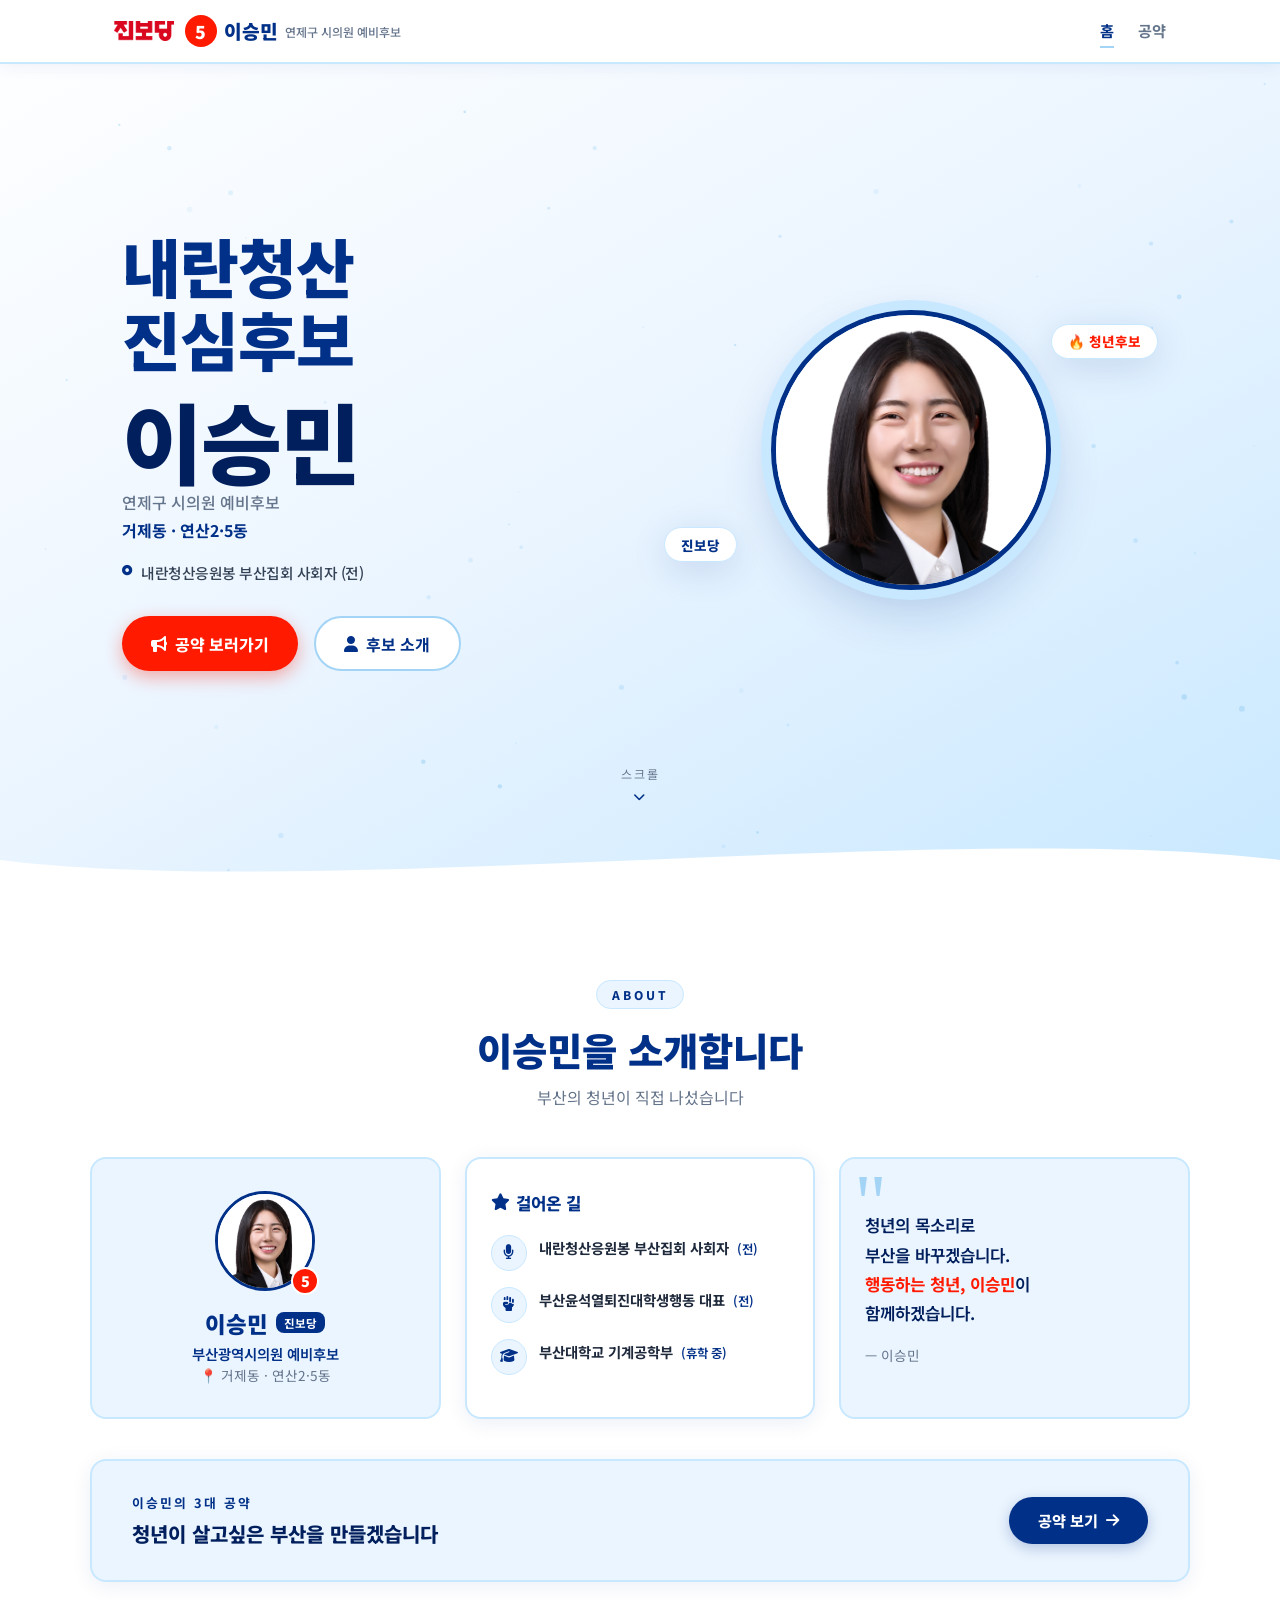
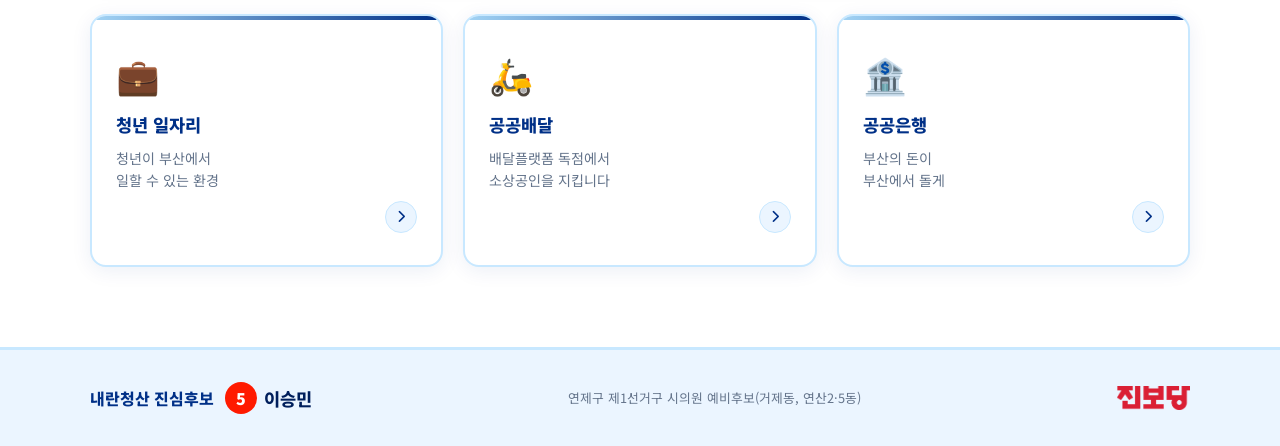
<file: index.html>
<!DOCTYPE html>
<html lang="ko">
<head>
    <meta charset="UTF-8">
    <meta name="viewport" content="width=device-width, initial-scale=1.0, maximum-scale=1.0, user-scalable=no">
    <title>기호5번 이승민 | 부산광역시의원 예비후보</title>
    <meta name="description" content="진보당 이승민 부산광역시의원 예비후보 - 거제동, 연산2·5동 / 내란청산 진심후보 이승민의 공약을 확인하세요.">
    <meta name="format-detection" content="telephone=no">

    <!-- Open Graph -->
    <meta property="og:type" content="website">
    <meta property="og:url" content="https://busanjinbo.github.io/yeonje_youth/">
    <meta property="og:site_name" content="기호5번 이승민 부산시의원">
    <meta property="og:title" content="진보당 이승민 부산광역시의원 예비후보">
    <meta property="og:description" content="내란청산 진심후보 이승민 - 거제동, 연산2·5동">
    <meta property="og:image" content="https://busanjinbo.github.io/yeonje_youth/assets/Thumbnail.png">
    <meta name="twitter:card" content="summary_large_image">
    <meta name="twitter:title" content="기호5번 이승민 부산광역시의원 예비후보">
    <meta name="twitter:description" content="내란청산 진심후보 이승민 - 거제동, 연산2·5동">
    <meta name="twitter:image" content="https://busanjinbo.github.io/yeonje_youth/assets/Thumbnail.png">

    <link rel="stylesheet" href="style.css">
    <link rel="preconnect" href="https://fonts.googleapis.com">
    <link rel="preconnect" href="https://fonts.gstatic.com" crossorigin>
    <link href="https://fonts.googleapis.com/css2?family=Noto+Sans+KR:wght@400;500;700;800;900&display=swap" rel="stylesheet">
    <link rel="stylesheet" href="https://cdnjs.cloudflare.com/ajax/libs/font-awesome/6.5.0/css/all.min.css">
</head>
<body>

<!-- ============================================================
     TOP NAV
============================================================ -->
<nav class="top-nav" id="top-nav">
    <div class="nav-inner">
        <a href="index.html" class="nav-logo">
            <img src="assets/logo.png" alt="진보당" style="height:20px; margin-right:0.2rem; display:block;">
            <span class="nav-num">5</span>
            <span class="nav-name">이승민</span>
            <span class="nav-sub">연제구 시의원 예비후보</span>
        </a>
        <div class="nav-links">
            <a href="index.html" class="nav-link active">홈</a>
            <a href="pledge.html" class="nav-link">공약</a>
        </div>
        <button class="nav-hamburger" id="nav-hamburger" aria-label="메뉴 열기">
            <span></span><span></span><span></span>
        </button>
    </div>
    <!-- Mobile Menu -->
    <div class="mobile-menu" id="mobile-menu">
        <a href="index.html" class="mobile-link">🏠 홈</a>
        <a href="pledge.html" class="mobile-link">📋 공약</a>
        <a href="pledge.html#pledge-job" class="mobile-link">· 청년 일자리</a>
        <a href="pledge.html#pledge-delivery" class="mobile-link">· 공공배달</a>
        <a href="pledge.html#pledge-bank" class="mobile-link">· 공공은행</a>
    </div>
</nav>

<!-- ============================================================
     HERO SECTION (메인 전체화면)
============================================================ -->
<section class="hero" id="hero">
    <!-- 배경 파티클 캔버스 -->
    <canvas id="particle-canvas"></canvas>

    <!-- 배경 그래디언트 레이어 -->
    <div class="hero-bg"></div>

    <!-- 물결 구분선 -->
    <div class="hero-wave-bottom">
        <svg viewBox="0 0 1440 80" preserveAspectRatio="none" xmlns="http://www.w3.org/2000/svg">
            <path d="M0,40 C360,80 1080,0 1440,40 L1440,80 L0,80 Z" fill="#ffffff"/>
        </svg>
    </div>

    <div class="hero-container">
        <!-- 왼쪽: 텍스트 영역 -->
        <div class="hero-text" id="hero-text">
            <!-- 슬로건 -->
            <h2 class="hero-slogan reveal-hero" style="animation-delay:0.2s">
                내란청산<br>진심후보
            </h2>

            <!-- 후보 이름 -->
            <div class="hero-name-wrap reveal-hero" style="animation-delay:0.35s">
                <h1 class="hero-name">이승민</h1>
                <div class="hero-position">
                    <span>연제구 시의원 예비후보</span>
                    <span class="hero-district">거제동 · 연산2·5동</span>
                </div>
            </div>

            <!-- 약력 -->
            <ul class="hero-career reveal-hero" style="animation-delay:0.5s">
                <li style="white-space:nowrap; letter-spacing:-0.5px;"><i class="fas fa-circle-dot"></i> 내란청산응원봉 부산집회 사회자 (전)</li>
            </ul>

            <!-- CTA 버튼 -->
            <div class="hero-cta reveal-hero" style="animation-delay:0.65s">
                <a href="pledge.html" class="btn-primary">
                    <i class="fas fa-bullhorn"></i> 공약 보러가기
                </a>
                <a href="#about" class="btn-secondary">
                    <i class="fas fa-user"></i> 후보 소개
                </a>
            </div>
        </div>

        <!-- 오른쪽: 후보 사진 -->
        <div class="hero-photo-wrap reveal-hero" style="animation-delay:0.15s">
            <div class="hero-photo-glow"></div>
            <div class="hero-photo-circle">
                <img src="assets/candidate.png" alt="이승민 후보" class="hero-photo" id="hero-img">
            </div>
            <!-- 플로팅 태그들 -->
            <div class="float-tag tag-youth">🔥 청년후보</div>
            <div class="float-tag tag-jinbo">진보당</div>
        </div>
    </div>

    <!-- 스크롤 유도 -->
    <div class="scroll-hint">
        <span>스크롤</span>
        <div class="scroll-arrow">
            <i class="fas fa-chevron-down"></i>
        </div>
    </div>
</section>

<!-- ============================================================
     소개 SECTION
============================================================ -->
<section class="about-section" id="about">
    <div class="section-container">
        <div class="section-header reveal">
            <span class="section-tag">ABOUT</span>
            <h2 class="section-title">이승민을 소개합니다</h2>
            <p class="section-desc">부산의 청년이 직접 나섰습니다</p>
        </div>

        <div class="about-grid">
            <!-- 프로필 카드 -->
            <div class="about-profile-card reveal">
                <div class="profile-photo-wrap">
                    <img src="assets/candidate.png" alt="이승민 후보" class="profile-photo">
                    <div class="profile-num-badge">5</div>
                </div>
                <div class="profile-info">
                    <div class="profile-name-row">
                        <strong class="profile-name">이승민</strong>
                        <span class="profile-party-tag">진보당</span>
                    </div>
                    <p class="profile-position">부산광역시의원 예비후보</p>
                    <p class="profile-district">📍 거제동 · 연산2·5동</p>
                </div>
            </div>

            <!-- 약력 카드 -->
            <div class="about-career-card reveal" style="transition-delay:0.15s">
                <h3 class="card-title"><i class="fas fa-star"></i> 걸어온 길</h3>
                <ul class="career-list">
                    <li>
                        <div class="career-icon"><i class="fas fa-microphone"></i></div>
                        <div>
                            <strong>내란청산응원봉 부산집회 사회자</strong>
                            <span class="career-year">(전)</span>
                        </div>
                    </li>
                    <li>
                        <div class="career-icon"><i class="fas fa-fist-raised"></i></div>
                        <div>
                            <strong>부산윤석열퇴진대학생행동 대표</strong>
                            <span class="career-year">(전)</span>
                        </div>
                    </li>
                    <li>
                        <div class="career-icon"><i class="fas fa-graduation-cap"></i></div>
                        <div>
                            <strong>부산대학교 기계공학부</strong>
                            <span class="career-year">(휴학 중)</span>
                        </div>
                    </li>
                </ul>
            </div>

            <!-- 메시지 카드 -->
            <div class="about-message-card reveal" style="transition-delay:0.3s">
                <div class="message-quote">"</div>
                <p class="message-text">
                    청년의 목소리로<br>
                    부산을 바꾸겠습니다.<br>
                    <strong>행동하는 청년, 이승민</strong>이<br>
                    함께하겠습니다.
                </p>
                <div class="message-sig">— 이승민</div>
            </div>
        </div>

        <!-- 공약 바로가기 배너 -->
        <div class="pledge-banner reveal">
            <div class="pledge-banner-text">
                <span class="banner-label">이승민의 3대 공약</span>
                <h3>청년이 살고싶은 부산을 만들겠습니다</h3>
            </div>
            <a href="pledge.html" class="banner-btn">
                공약 보기 <i class="fas fa-arrow-right"></i>
            </a>
        </div>

        <!-- 공약 미리보기 카드 3개 -->
        <div class="pledge-preview-grid">
            <a href="pledge.html?tab=job" class="pledge-preview-card reveal">
                <div class="preview-icon">💼</div>
                <h4>청년 일자리</h4>
                <p>청년이 부산에서<br>일할 수 있는 환경</p>
                <span class="preview-arrow"><i class="fas fa-chevron-right"></i></span>
            </a>
            <a href="pledge.html?tab=delivery" class="pledge-preview-card reveal" style="transition-delay:0.1s">
                <div class="preview-icon">🛵</div>
                <h4>공공배달</h4>
                <p>배달플랫폼 독점에서<br>소상공인을 지킵니다</p>
                <span class="preview-arrow"><i class="fas fa-chevron-right"></i></span>
            </a>
            <a href="pledge.html?tab=bank" class="pledge-preview-card reveal" style="transition-delay:0.2s">
                <div class="preview-icon">🏦</div>
                <h4>공공은행</h4>
                <p>부산의 돈이<br>부산에서 돌게</p>
                <span class="preview-arrow"><i class="fas fa-chevron-right"></i></span>
            </a>
        </div>
    </div>
</section>

<!-- ============================================================
     FOOTER
============================================================ -->
<footer class="site-footer">
    <div class="footer-inner">
        <div class="footer-logo">
            <span class="footer-slogan" style="font-weight: 800; color: var(--navy); margin-right: 0.3rem;">내란청산 진심후보</span>
            <span class="footer-num">5</span>
            <span class="footer-name">이승민</span>
        </div>
        <div class="footer-info">
            <p>연제구 제1선거구 시의원 예비후보(거제동, 연산2·5동)</p>
        </div>
        <img src="assets/logo.png" alt="진보당" style="height:24px; opacity:0.9;">
    </div>
</footer>

<script src="main.js"></script>
</body>
</html>
</file>
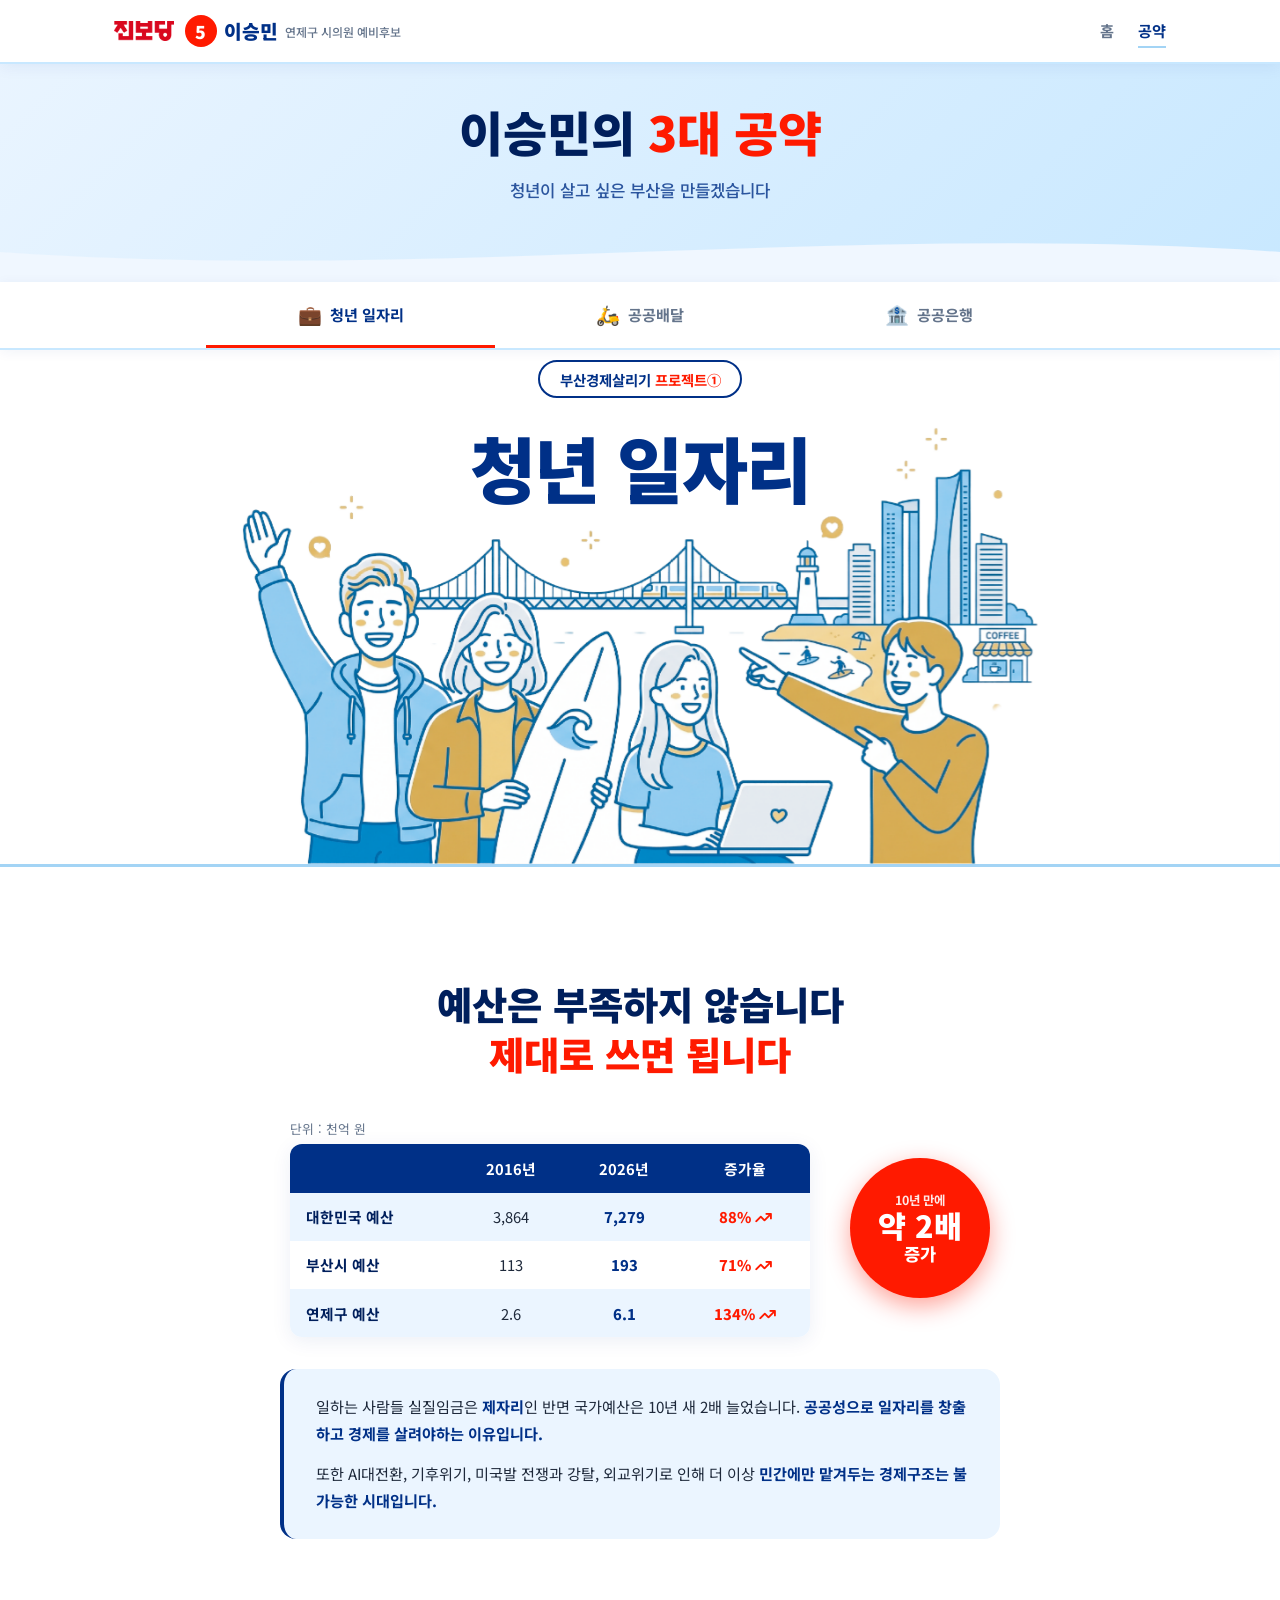
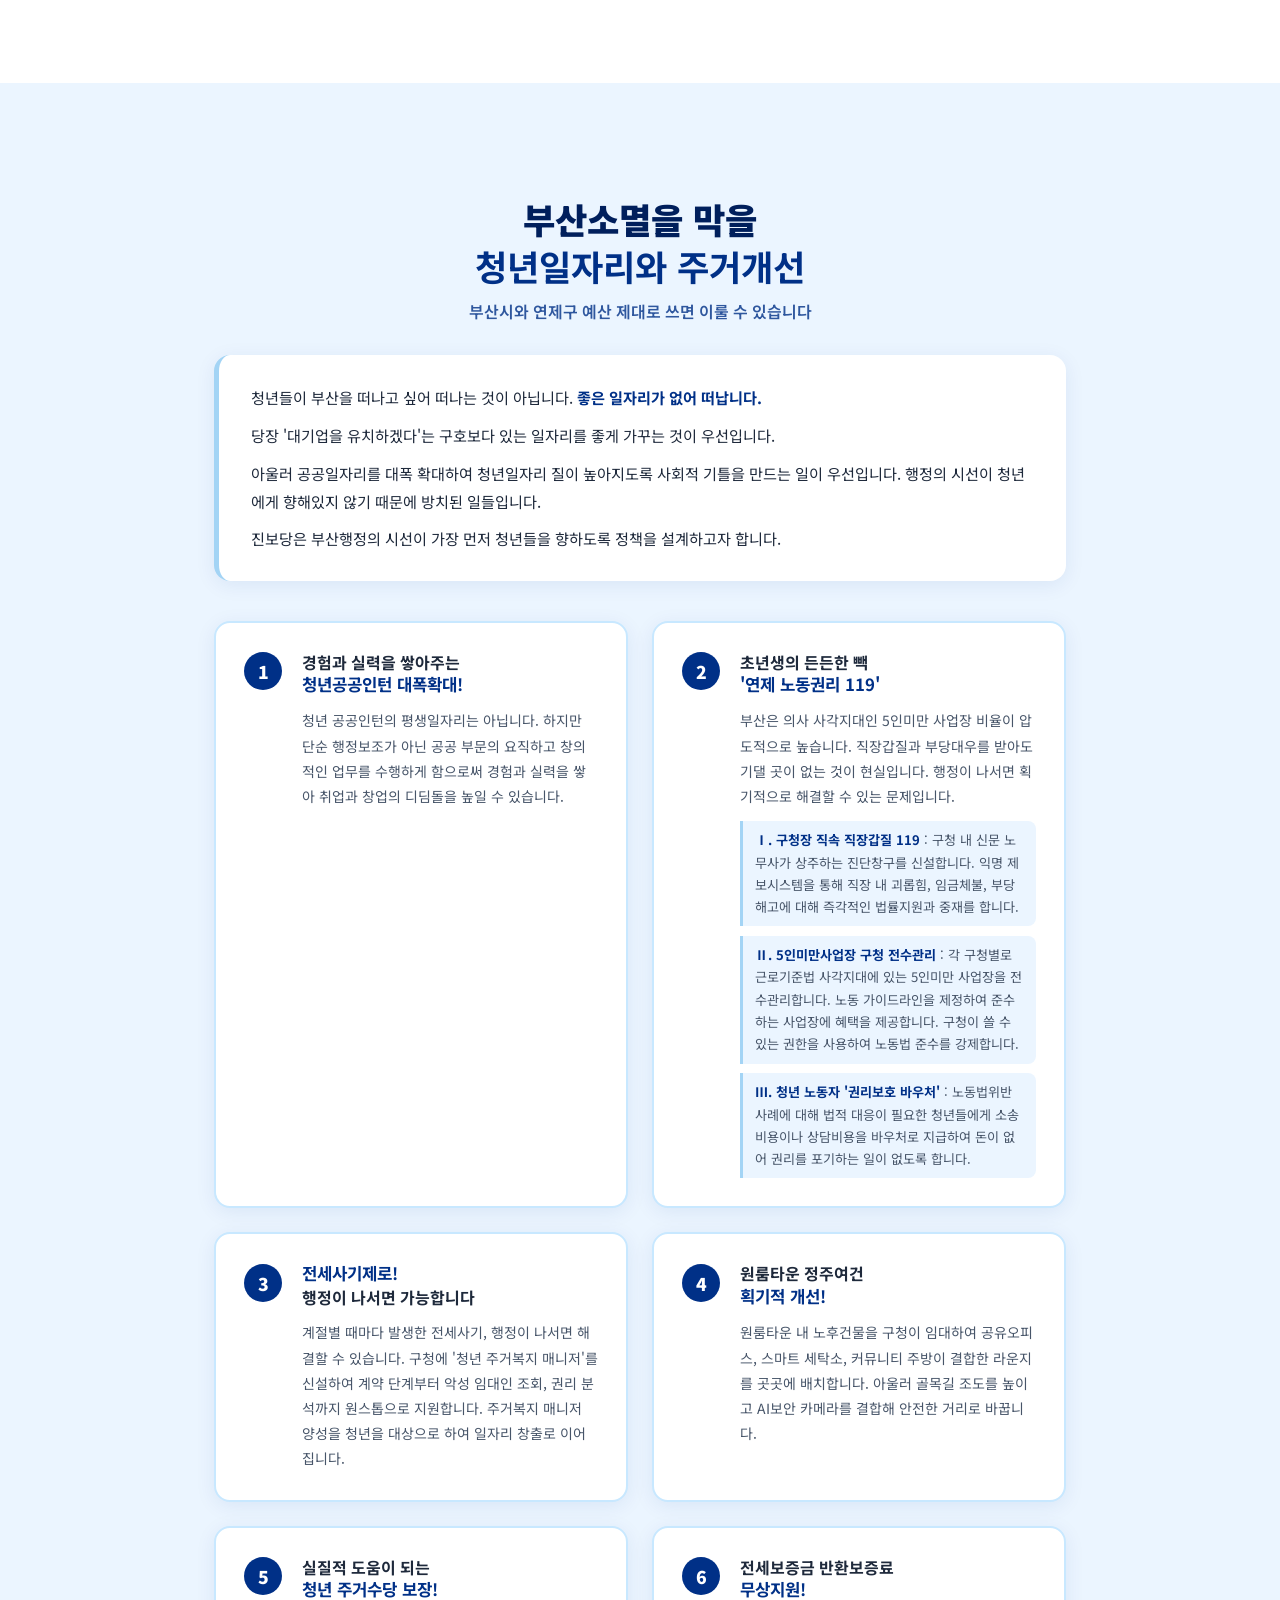
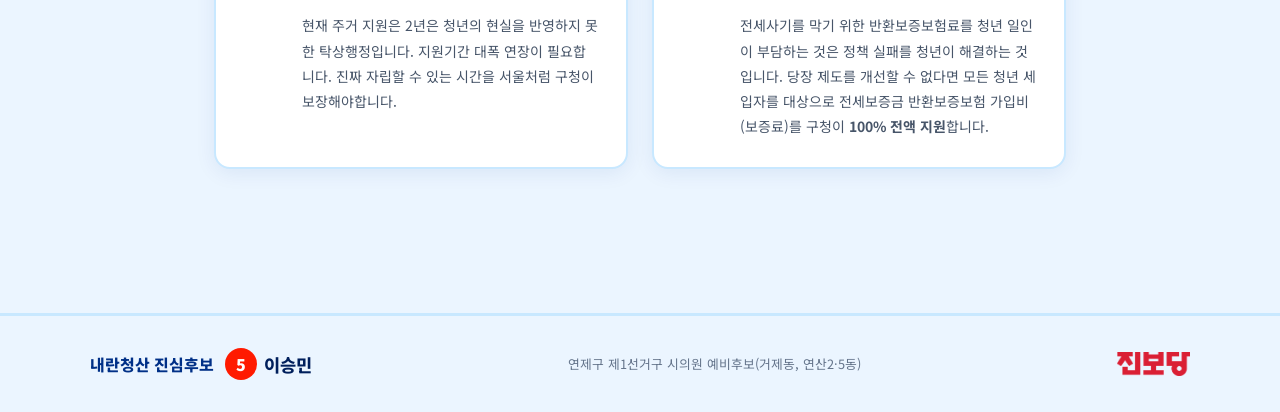
<file: pledge.html>
<!DOCTYPE html>
<html lang="ko">
<head>
    <meta charset="UTF-8">
    <meta name="viewport" content="width=device-width, initial-scale=1.0, maximum-scale=1.0, user-scalable=no">
    <title>이승민 공약 | 청년일자리 · 공공배달 · 공공은행</title>
    <meta name="description" content="이승민 부산광역시의원 예비후보의 3대 공약 - 청년 일자리, 공공배달, 공공은행">
    <meta name="format-detection" content="telephone=no">
    <!-- Open Graph -->
    <meta property="og:type" content="website">
    <meta property="og:url" content="https://busanjinbo.github.io/yeonje_youth/pledge.html">
    <meta property="og:title" content="이승민 후보 공약 | 청년일자리 · 공공배달 · 공공은행">
    <meta property="og:description" content="내란청산 진심후보 이승민의 3대 공약을 확인하세요.">
    <meta property="og:image" content="https://busanjinbo.github.io/yeonje_youth/assets/Thumbnail.png">
    <meta name="twitter:card" content="summary_large_image">
    <meta name="twitter:title" content="이승민 후보 공약 | 청년일자리 · 공공배달 · 공공은행">
    <meta name="twitter:description" content="내란청산 진심후보 이승민의 3대 공약을 확인하세요.">
    <meta name="twitter:image" content="https://busanjinbo.github.io/yeonje_youth/assets/Thumbnail.png">

    <link rel="stylesheet" href="style.css">
    <link rel="preconnect" href="https://fonts.googleapis.com">
    <link rel="preconnect" href="https://fonts.gstatic.com" crossorigin>
    <link href="https://fonts.googleapis.com/css2?family=Noto+Sans+KR:wght@400;500;700;800;900&display=swap" rel="stylesheet">
    <link rel="stylesheet" href="https://cdnjs.cloudflare.com/ajax/libs/font-awesome/6.5.0/css/all.min.css">
</head>
<body class="pledge-page">

<!-- ============================================================
     TOP NAV
============================================================ -->
<nav class="top-nav" id="top-nav">
    <div class="nav-inner">
        <a href="index.html" class="nav-logo">
            <img src="assets/logo.png" alt="진보당" style="height:20px; margin-right:0.2rem; display:block;">
            <span class="nav-num">5</span>
            <span class="nav-name">이승민</span>
            <span class="nav-sub">연제구 시의원 예비후보</span>
        </a>
        <div class="nav-links">
            <a href="index.html" class="nav-link">홈</a>
            <a href="pledge.html" class="nav-link active">공약</a>
        </div>
        <button class="nav-hamburger" id="nav-hamburger" aria-label="메뉴 열기">
            <span></span><span></span><span></span>
        </button>
    </div>
    <div class="mobile-menu" id="mobile-menu">
        <a href="index.html" class="mobile-link">🏠 홈</a>
        <a href="pledge.html" class="mobile-link">📋 공약 전체</a>
        <a href="#" class="mobile-link tab-mobile-link" data-tab="job">· 청년 일자리</a>
        <a href="#" class="mobile-link tab-mobile-link" data-tab="delivery">· 공공배달</a>
        <a href="#" class="mobile-link tab-mobile-link" data-tab="bank">· 공공은행</a>
    </div>
</nav>

<!-- ============================================================
     PLEDGE HERO (공약 페이지 상단)
============================================================ -->
<section class="pledge-hero">
    <div class="pledge-hero-bg"></div>
    <div class="pledge-hero-content">
        <!-- <span class="pledge-hero-tag">PLEDGE · 공약</span> -->
        <h1 class="pledge-hero-title">이승민의 <span class="accent-red">3대 공약</span></h1>
        <p class="pledge-hero-sub">청년이 살고 싶은 부산을 만들겠습니다</p>
    </div>
    <div class="pledge-hero-wave">
        <svg viewBox="0 0 1440 60" preserveAspectRatio="none" xmlns="http://www.w3.org/2000/svg">
            <path d="M0,30 C480,60 960,0 1440,30 L1440,60 L0,60 Z" fill="#f0f7ff"/>
        </svg>
    </div>
</section>

<!-- ============================================================
     TAB NAVIGATION
============================================================ -->
<div class="tab-nav-wrap" id="tab-nav-wrap">
    <div class="tab-nav" id="tab-nav">
        <button class="tab-btn active" id="tab-job" data-tab="job">
            <span class="tab-icon">💼</span>
            <span class="tab-label">청년 일자리</span>
        </button>
        <button class="tab-btn" id="tab-delivery" data-tab="delivery">
            <span class="tab-icon">🛵</span>
            <span class="tab-label">공공배달</span>
        </button>
        <button class="tab-btn" id="tab-bank" data-tab="bank">
            <span class="tab-icon">🏦</span>
            <span class="tab-label">공공은행</span>
        </button>
        <!-- 슬라이딩 인디케이터 -->
        <div class="tab-indicator" id="tab-indicator"></div>
    </div>
</div>

<!-- ============================================================
     TAB CONTENTS
============================================================ -->
<main class="pledge-main" id="pledge-main">

    <!-- ===================== TAB 1: 청년 일자리 ===================== -->
    <section class="pledge-tab-content active" id="content-job">

        <!-- ① 타이틀 히어로 -->
        <div class="job-title-hero">
            <img src="assets/youth_busan.png" alt="청년이 모여드는 부산" class="job-hero-img reveal-hero">
            <div class="job-hero-overlay">
                <div class="job-project-badge reveal-hero" style="animation-delay:.1s">부산경제살리기 <strong>프로젝트①</strong></div>
                <h2 class="job-main-title reveal-hero" style="animation-delay:.2s">청년 일자리</h2>
            </div>
        </div>

        <!-- ② 예산 섹션 -->
        <div class="job-budget-section">
            <div class="pledge-section-container">
                <h3 class="job-budget-title reveal">예산은 부족하지 않습니다<br><span>제대로 쓰면 됩니다</span></h3>

                <div class="job-budget-wrap reveal">
                    <!-- 표 -->
                    <div class="job-budget-table-wrap">
                        <p class="table-unit">단위 : 천억 원</p>
                        <table class="job-budget-table">
                            <thead>
                                <tr>
                                    <th></th>
                                    <th>2016년</th>
                                    <th>2026년</th>
                                    <th>증가율</th>
                                </tr>
                            </thead>
                            <tbody>
                                <tr>
                                    <th>대한민국 예산</th>
                                    <td>3,864</td>
                                    <td class="td-now">7,279</td>
                                    <td class="td-rate">88% <i class="fas fa-arrow-trend-up"></i></td>
                                </tr>
                                <tr>
                                    <th>부산시 예산</th>
                                    <td>113</td>
                                    <td class="td-now">193</td>
                                    <td class="td-rate">71% <i class="fas fa-arrow-trend-up"></i></td>
                                </tr>
                                <tr>
                                    <th>연제구 예산</th>
                                    <td>2.6</td>
                                    <td class="td-now">6.1</td>
                                    <td class="td-rate">134% <i class="fas fa-arrow-trend-up"></i></td>
                                </tr>
                            </tbody>
                        </table>
                    </div>
                    <!-- 배지 -->
                    <div class="job-2x-badge reveal">
                        <span class="badge-years">10년 만에</span>
                        <span class="badge-big">약 2배</span>
                        <span class="badge-sub">증가</span>
                    </div>
                </div>

                <div class="job-budget-body reveal">
                    <p>일하는 사람들 실질임금은 <strong>제자리</strong>인 반면 국가예산은 10년 새 2배 늘었습니다. <strong>공공성으로 일자리를 창출하고 경제를 살려야하는 이유입니다.</strong></p>
                    <p>또한 AI대전환, 기후위기, 미국발 전쟁과 강탈, 외교위기로 인해 더 이상 <strong>민간에만 맡겨두는 경제구조는 불가능한 시대입니다.</strong></p>
                </div>
            </div>
        </div>

        <!-- ③ 6대 공약 섹션 -->
        <div class="job-pledges-section">
            <div class="pledge-section-container">

                <div class="job-pledges-header reveal">
                    <h3 class="job-pledges-main-title">부산소멸을 막을<br><strong>청년일자리와 주거개선</strong></h3>
                    <p class="job-pledges-sub">부산시와 연제구 예산 제대로 쓰면 이룰 수 있습니다</p>
                </div>

                <!-- 도입 텍스트 -->
                <div class="job-intro-box reveal">
                    <p>청년들이 부산을 떠나고 싶어 떠나는 것이 아닙니다. <strong>좋은 일자리가 없어 떠납니다.</strong></p>
                    <p>당장 '대기업을 유치하겠다'는 구호보다 있는 일자리를 좋게 가꾸는 것이 우선입니다.</p>
                    <p>아울러 공공일자리를 대폭 확대하여 청년일자리 질이 높아지도록 사회적 기틀을 만드는 일이 우선입니다. 행정의 시선이 청년에게 향해있지 않기 때문에 방치된 일들입니다.</p>
                    <p>진보당은 부산행정의 시선이 가장 먼저 청년들을 향하도록 정책을 설계하고자 합니다.</p>
                </div>

                <!-- 6대 공약 그리드 -->
                <div class="job-items-grid">

                    <!-- 1 -->
                    <div class="job-item-card reveal">
                        <div class="job-item-num">1</div>
                        <div class="job-item-body">
                            <h4 class="job-item-title">경험과 실력을 쌓아주는<br><strong>청년공공인턴 대폭확대!</strong></h4>
                            <p class="job-item-text">청년 공공인턴의 평생일자리는 아닙니다. 하지만 단순 행정보조가 아닌 공공 부문의 요직하고 창의적인 업무를 수행하게 함으로써 경험과 실력을 쌓아 취업과 창업의 디딤돌을 높일 수 있습니다.</p>
                        </div>
                    </div>

                    <!-- 2 -->
                    <div class="job-item-card reveal" style="transition-delay:.08s">
                        <div class="job-item-num">2</div>
                        <div class="job-item-body">
                            <h4 class="job-item-title">초년생의 든든한 빽<br><strong>'연제 노동권리 119'</strong></h4>
                            <p class="job-item-text">부산은 의사 사각지대인 5인미만 사업장 비율이 압도적으로 높습니다. 직장갑질과 부당대우를 받아도 기댈 곳이 없는 것이 현실입니다. 행정이 나서면 획기적으로 해결할 수 있는 문제입니다.</p>
                            <ul class="job-item-sublist">
                                <li><strong>Ⅰ. 구청장 직속 직장갑질 119</strong> : 구청 내 신문 노무사가 상주하는 진단창구를 신설합니다. 익명 제보시스템을 통해 직장 내 괴롭힘, 임금체불, 부당해고에 대해 즉각적인 법률지원과 중재를 합니다.</li>
                                <li><strong>Ⅱ. 5인미만사업장 구청 전수관리</strong> : 각 구청별로 근로기준법 사각지대에 있는 5인미만 사업장을 전수관리합니다. 노동 가이드라인을 제정하여 준수하는 사업장에 혜택을 제공합니다. 구청이 쓸 수 있는 권한을 사용하여 노동법 준수를 강제합니다.</li>
                                <li><strong>Ⅲ. 청년 노동자 '권리보호 바우처'</strong> : 노동법위반 사례에 대해 법적 대응이 필요한 청년들에게 소송 비용이나 상담비용을 바우처로 지급하여 돈이 없어 권리를 포기하는 일이 없도록 합니다.</li>
                            </ul>
                        </div>
                    </div>

                    <!-- 3 -->
                    <div class="job-item-card reveal" style="transition-delay:.16s">
                        <div class="job-item-num">3</div>
                        <div class="job-item-body">
                            <h4 class="job-item-title"><strong>전세사기제로!</strong><br>행정이 나서면 가능합니다</h4>
                            <p class="job-item-text">계절별 때마다 발생한 전세사기, 행정이 나서면 해결할 수 있습니다. 구청에 '청년 주거복지 매니저'를 신설하여 계약 단계부터 악성 임대인 조회, 권리 분석까지 원스톱으로 지원합니다. 주거복지 매니저 양성을 청년을 대상으로 하여 일자리 창출로 이어집니다.</p>
                        </div>
                    </div>

                    <!-- 4 -->
                    <div class="job-item-card reveal" style="transition-delay:.24s">
                        <div class="job-item-num">4</div>
                        <div class="job-item-body">
                            <h4 class="job-item-title">원룸타운 정주여건<br><strong>획기적 개선!</strong></h4>
                            <p class="job-item-text">원룸타운 내 노후건물을 구청이 임대하여 공유오피스, 스마트 세탁소, 커뮤니티 주방이 결합한 라운지를 곳곳에 배치합니다. 아울러 골목길 조도를 높이고 AI보안 카메라를 결합해 안전한 거리로 바꿉니다.</p>
                        </div>
                    </div>

                    <!-- 5 -->
                    <div class="job-item-card reveal" style="transition-delay:.32s">
                        <div class="job-item-num">5</div>
                        <div class="job-item-body">
                            <h4 class="job-item-title">실질적 도움이 되는<br><strong>청년 주거수당 보장!</strong></h4>
                            <p class="job-item-text">현재 주거 지원은 2년은 청년의 현실을 반영하지 못한 탁상행정입니다. 지원기간 대폭 연장이 필요합니다. 진짜 자립할 수 있는 시간을 서울처럼 구청이 보장해야합니다.</p>
                        </div>
                    </div>

                    <!-- 6 -->
                    <div class="job-item-card reveal" style="transition-delay:.4s">
                        <div class="job-item-num">6</div>
                        <div class="job-item-body">
                            <h4 class="job-item-title">전세보증금 반환보증료<br><strong>무상지원!</strong></h4>
                            <p class="job-item-text">전세사기를 막기 위한 반환보증보험료를 청년 일인이 부담하는 것은 정책 실패를 청년이 해결하는 것입니다. 당장 제도를 개선할 수 없다면 모든 청년 세입자를 대상으로 전세보증금 반환보증보험 가입비(보증료)를 구청이 <strong>100% 전액 지원</strong>합니다.</p>
                        </div>
                    </div>

                </div>
            </div>
        </div>

    </section>

    <!-- ===================== TAB 2: 공공배달 ===================== -->
    <section class="pledge-tab-content" id="content-delivery">

        <!-- ① 타이틀 히어로 -->
        <div class="del-title-hero">
            <div class="del-hero-inner">
                <div class="del-hero-text">
                    <div class="job-project-badge reveal-hero" style="margin-bottom:0.5rem;display:inline-block;">부산경제살리기 <strong>프로젝트②</strong></div>
                    <p class="del-sub-label reveal-hero">자영업자가 살아야 부산이 삽니다</p>
                    <h2 class="del-main-title reveal-hero" style="animation-delay:.1s">동백배달</h2>
                    <div class="del-miracle-badge reveal-hero" style="animation-delay:.2s">
                        점유율 <strong>70%</strong>의 기적
                        <span class="del-badge-note">*대형 프랜차이즈 완전제외(30%)</span>
                    </div>
                </div>
                <img src="assets/dongbaek_delivery.png" alt="동백배달 마스코트" class="del-hero-img reveal-hero" style="animation-delay:.15s">
            </div>
        </div>

        <!-- ② 문제 제기 -->
        <div class="del-problem-section">
            <div class="pledge-section-container">
                <h3 class="del-problem-title reveal">언제까지 <strong>배민·쿠팡</strong>의<br><strong class="red">'수수료 노예'</strong>로 살아야 합니까?</h3>
                <div class="del-problem-body reveal">
                    <p>배달앱은 특별한 기술도 아닙니다. 그저 먼저 시작했다는 이유만으로 우리 동네 사장님의 땀방울과 부산시민의 소중한 돈이 매달 수천억 원씩 수도권·해외자본으로 유출되고 있습니다.</p>
                    <p>서울은 신한은행-땡겨요 민관합동 배달앱이 점유율 10% 달성 중입니다. 부산은 불안정한 민관합동 앱을 넘어 <strong>완전 공공배달앱으로 점유율 70% 기적</strong>을 향해 달릴 수 있습니다.</p>
                    <p>불가능한 일이 아니라 <strong>부산시가 무능하고 무관심할 뿐입니다.</strong></p>
                </div>
            </div>
        </div>

        <!-- ③ 동백배달 압승! 비교표 -->
        <div class="del-compare-section">
            <div class="pledge-section-container">
                <div class="del-compare-header reveal">
                    <h3 class="del-compare-title">동백배달 압승!</h3>
                    <p class="del-compare-sub">소비자 · 자영업자 · 라이더 상생으로 부산 경제 살리는 앱, 안 쓸 이유가 있겠습니까</p>
                </div>

                <!-- 소비자 -->
                <div class="del-compare-block block-consumer reveal">
                    <div class="del-group-label consumer">소비자</div>
                    <div class="del-table-wrap">
                        <p class="del-table-note">*2만원 주문기준 예시</p>
                        <div class="del-table-scroll">
                            <table class="del-compare-table">
                                <thead>
                                    <tr>
                                        <th></th>
                                        <th>민간배달앱<span class="th-note">(무료배달)</span></th>
                                        <th class="th-dongbaek">동백배달</th>
                                    </tr>
                                </thead>
                                <tbody>
                                    <tr><td>음식가격</td><td>20,000원</td><td class="td-db">20,000원</td></tr>
                                    <tr><td>배달비</td><td>2,800원<span class="td-note">(플랫폼 부담)</span></td><td class="td-db">3,000원<span class="td-note">(동백배달 부담)</span></td></tr>
                                    <tr class="tr-total"><td>총 결제금액</td><td>20,000원</td><td class="td-db td-win">20,000원</td></tr>
                                </tbody>
                            </table>
                        </div>
                        <div class="del-benefit-badge consumer-badge">동일한<br><strong>무료배달</strong><br><span class="badge-extra">캐시백 10% 추가혜택</span></div>
                    </div>
                </div>

                <!-- 자영업자 -->
                <div class="del-compare-block block-owner reveal">
                    <div class="del-group-label owner">자영업자</div>
                    <div class="del-table-wrap">
                        <p class="del-table-note">*2만원 주문기준 예시</p>
                        <div class="del-table-scroll">
                            <table class="del-compare-table">
                                <thead>
                                    <tr>
                                        <th></th>
                                        <th>민간배달앱<span class="th-note">(무료배달)</span></th>
                                        <th class="th-dongbaek">동백배달</th>
                                    </tr>
                                </thead>
                                <tbody>
                                    <tr><td>음식가격</td><td>20,000원</td><td class="td-db">20,000원</td></tr>
                                    <tr><td>배달료</td><td>-3,200원</td><td class="td-db">-3,000원</td></tr>
                                    <tr><td>중개 수수료</td><td>-1,560원<span class="td-note">(7.8%)</span></td><td class="td-db">-400원<span class="td-note">(2.0%)</span></td></tr>
                                    <tr><td>결제 수수료</td><td>-600원<span class="td-note">(3.0%)</span></td><td class="td-db">0원<span class="td-note">(*별도 결제 시 면제)</span></td></tr>
                                    <tr><td>광고/기타비</td><td>-500원<span class="td-note">(추정)</span></td><td class="td-db">0원<span class="td-note">(*입찰/노출 광고비 전액 무료)</span></td></tr>
                                    <tr class="tr-total"><td>최종 입금액</td><td>14,140원</td><td class="td-db td-win">16,600원</td></tr>
                                </tbody>
                            </table>
                        </div>
                        <div class="del-benefit-badge owner-badge"><strong>2,460원</strong><br>추가소득발생</div>
                    </div>
                    <div class="del-extra-benefits reveal">
                        <div class="del-extra-item"><span class="extra-tag">추가혜택①</span> 익일 정산 시스템 <span class="extra-note">(민간앱 정산은 3~7일)</span></div>
                        <div class="del-extra-item"><span class="extra-tag">추가혜택②</span> 방문포장 전액무료</div>
                        <div class="del-extra-item"><span class="extra-tag">추가혜택③</span> 마케팅자율권 — 민간앱 알고리즘에 종속되지 않고, 단골손님 쿠폰 발행권한 등을 사장님께</div>
                    </div>
                </div>

                <!-- 라이더 -->
                <div class="del-compare-block block-rider reveal">
                    <div class="del-group-label rider">라이더</div>
                    <div class="del-table-wrap">
                        <p class="del-table-note">*2만원 주문기준 예시</p>
                        <div class="del-table-scroll">
                            <table class="del-compare-table">
                                <thead>
                                    <tr>
                                        <th></th>
                                        <th>민간배달앱</th>
                                        <th class="th-dongbaek">동백배달</th>
                                    </tr>
                                </thead>
                                <tbody>
                                    <tr><td>건당 총비용</td><td>6,000원</td><td class="td-db">6,000원</td></tr>
                                    <tr><td>배달대행사/공공파트너</td><td>-500원</td><td class="td-db">-500원</td></tr>
                                    <tr><td>플랫폼사/동백배달 수익</td><td>-1,500원</td><td class="td-db">-500원</td></tr>
                                    <tr class="tr-total"><td>라이더 수령액</td><td>4,000원<span class="td-note">(평균)</span></td><td class="td-db td-win">5,000원<span class="td-note">(평균)</span></td></tr>
                                </tbody>
                            </table>
                        </div>
                        <div class="del-benefit-badge rider-badge"><strong>1,000원</strong><br>추가소득발생<br><span class="badge-extra">전국 최고수준 대우</span></div>
                    </div>
                    <p class="del-rider-note reveal">*공공라이더 시스템 구축 : 신속·안전 배달망 구축으로 지역대표 좋은 일자리로 육성</p>
                </div>
            </div>
        </div>

        <!-- ④ 연간재원 -->
        <div class="del-budget-section">
            <div class="pledge-section-container">
                <h3 class="del-budget-title reveal">동백배달 운영에 필요한 연간재원 <span>(추정)</span></h3>
                <div class="del-budget-table-wrap reveal">
                    <div class="del-budget-table-scroll">
                        <table class="del-budget-table">
                            <thead>
                                <tr><th>항목</th><th>내용</th><th>금액</th></tr>
                            </thead>
                            <tbody>
                                <tr><td>배달앱 운영수익</td><td>중개수수료 수익(2.0%) 180억 + 플랫폼 운영비 60억</td><td class="td-amount">120억 원</td></tr>
                                <tr><td>배달 수익</td><td>배달료 수익 273억 - 라이더/파트너 지원비 182억</td><td class="td-amount">91억 원</td></tr>
                                <tr><td>부산은행 상생 출연금</td><td>신한은행-사업명 가오피엔링크 25년 시한은 538억규모 의결 및 저금리 대출 사업중</td><td class="td-amount">500억 원</td></tr>
                                <tr><td>부산시 보조</td><td>배달 투입 예산 580억 원의 10% 적금으로</td><td class="td-amount">534억 원</td></tr>
                                <tr class="tr-total-budget"><td>동백배달 운영 예산(총액)</td><td>배달매출 3000억 원에 대한 배달비지비 / 부산 배달매출 1.8조 원(추정) 점유율 50% 기준</td><td class="td-amount td-total-val">1,245억 원</td></tr>
                            </tbody>
                        </table>
                    </div>
                </div>
                <div class="del-budget-notes reveal">
                    <p><i class="fas fa-circle-dot"></i> <span>부산시 투입 예산 534억 원은 세금낭비가 아니라<br><strong>부산 경제부활의 마중물!</strong></span></p>
                    <p><i class="fas fa-circle-dot"></i> <span>장차로 부산공공은행 설립으로 수익기반 완벽한 재정자립 가능<br><strong>→ 진보당이 제안하는 궁극적 모델</strong></span></p>
                </div>
            </div>
        </div>

    </section>

    <!-- ===================== TAB 3: 공공은행 ===================== -->
    <section class="pledge-tab-content" id="content-bank">
        <!-- ① 타이틀 히어로 -->
        <div class="bank-title-hero">
            <div class="bank-hero-overlay">
                <div class="job-project-badge reveal-hero">부산경제살리기 <strong>프로젝트③</strong></div>
                <h2 class="bank-main-title reveal-hero" style="animation-delay:.1s">공공은행 도입<br><strong>특별법 제정</strong></h2>
            </div>
            <img src="assets/public_bank_hero.png" alt="공공은행 이미지" class="bank-hero-img reveal-hero" style="animation-delay:.2s">
        </div>

        <!-- ② 문제 제기 1 (BNK) -->
        <div class="bank-problem-section">
            <div class="pledge-section-container">
                <div class="bank-problem-flex reveal">
                    <div class="bank-problem-text">
                        <p><strong><span class="red">BNK</span> 부산은행</strong>은 부산시와 16개 구군 예산을 맡아 운용하는 시(구) 금고입니다. 막대한 돈을 맡아 <strong>유무형의 수익</strong>을 내면서도 <strong>겨우 0.x%대의 쥐꼬리 만한 이자</strong>를 줍니다.</p>
                        <p>게다가 이름만 부산은행이지 <strong>외국인 자본이 46%, 대주주는 롯데입니다.</strong> <strong class="navy">수익은 고스란히 외국과 서울로 빠져나갑니다.</strong></p>
                        <p>지자체가 직접 자기예산(기금포함)을 자본금으로 <strong>공공은행을 설립하면 수익은 모두 부산시민의 것이 됩니다.</strong> 아울러 부산의 돈이 서울로 빠져나가지 않고 부산안에서 돌면서 <strong>부산의 경제를 살리고 일자리를 만들어 냅니다.</strong></p>
                    </div>
                    <div class="bank-budget-box">
                        <div class="budget-title">부산시 예산</div>
                        <div class="budget-amount">약 <strong>17조</strong> 원</div>
                        <div class="budget-title">연제구 예산</div>
                        <div class="budget-amount">약 <strong class="sky">6천억</strong> 원</div>
                    </div>
                </div>
            </div>
        </div>

        <!-- ③ 서명운동 -->
        <div class="bank-campaign-section">
            <div class="pledge-section-container">
                <div class="campaign-box reveal">
                    <div class="campaign-text-wrap" style="width:100%;">
                        <p class="q-text">이 좋은 공공은행 왜 안하냐구요?</p>
                        <h4 class="a-text">은행법이 막고 있기 때문입니다</h4>
                        <ul class="law-list">
                            <li><strong>21대 국회</strong> 진보당 강성희 의원 발의 <span class="note">(임기 만료 폐기)</span></li>
                            <li><strong>22대 국회</strong> 민주당 송재봉 의원 발의 <span class="note">(정무위원회 검토 중)</span></li>
                        </ul>
                        <div class="campaign-golden">
                            <strong>2026지방선거는 부산소멸을 막을 마지막 골든타임입니다</strong>
                            <p>특별법으로 부산공공은행, 00구/군 공공은행을 설립해 공공성과 일자리로 부산경제를 살려야 합니다.</p>
                        </div>
                    </div>
                </div>
            </div>
        </div>

        <!-- ④ 문제는 돈입니다 -->
        <div class="bank-money-section">
            <div class="pledge-section-container text-center">
                <h3 class="money-sub reveal">공공성과 일자리로<br>부산경제 얼마든지 살릴 수 있습니다</h3>
                <h2 class="money-title reveal">문제는 <span class="navy">돈</span>입니다</h2>
                <img src="assets/bank_key.png" alt="부산을 살리는 열쇠" class="bank-key-img reveal">
                
                <div class="money-bars reveal">
                    <div class="money-bar light-blue">세금으로는 한계가 있습니다</div>
                    <div class="money-bar sky">공공은행이 정답입니다</div>
                    <div class="money-bar blue">시중은행 배불리기만 중단하면 됩니다</div>
                </div>

                <div class="money-arrows reveal">
                    <div class="arrow-box dark">부산의 돈이 수도권으로<br>빨려들어가는 걸 막아야합니다</div>
                    <div class="arrow-box navy">공공은행만 있으면 부산의 돈이<br>부산에서 순환하면서 부산경제를 살찌웁니다.</div>
                </div>
            </div>
        </div>

        <!-- ⑤ 메커니즘 & 혜택 -->
        <div class="bank-mechanism-section">
            <div class="pledge-section-container">
                <div class="mech-grid reveal">
                    <!-- 다이어그램 -->
                    <div class="mech-diagram">
                        <div class="diag-title">지역 내 중앙은행으로 역할</div>
                        <div class="diag-box">
                            <div class="diag-item">
                                <div class="icon">🏦</div>
                                <span>지역공공은행</span>
                            </div>
                            
                            <div class="diag-lines-wrap">
                                <div class="diag-line-group">
                                    <span class="dl-text">지자체 발행 지방채 즉시 매입</span>
                                    <div class="dl-line dl-line-right"></div>
                                </div>
                                <div class="diag-line-group">
                                    <div class="dl-line dl-line-left"></div>
                                    <span class="dl-text dl-bottom">지자체에 대한 신속한 정책자금 공급</span>
                                </div>
                            </div>
                            
                            <div class="diag-item">
                                <div class="icon">🏢</div>
                                <span>지방자치단체</span>
                            </div>
                        </div>
                        <p class="diag-note">지방재정 긴축 불필요<br>(지방재정위기 최소화)</p>
                    </div>

                    <!-- 혜택 리스트 -->
                    <div class="mech-benefits">
                        <div class="ben-group">
                            <h4 class="ben-title">공적금융지원</h4>
                            <ul>
                                <li>부산시민, 소상공인, 부산중소기업 <strong>저리대출</strong></li>
                            </ul>
                        </div>
                        <div class="ben-group">
                            <h4 class="ben-title">재정부담 없는 공공정책</h4>
                            <ul>
                                <li>해상풍력 등 공공에너지-해양공공신산업, 공공은행, 공공배달 등 공공 정규직 <strong>청년일자리 대폭 창출</strong></li>
                                <li><strong>청년창업</strong> 무이자 대출론 지원</li>
                                <li>시니어 일자리 대폭확대</li>
                                <li>경력단절기간 여성 공공일자리 (워킹스쿨버스,상담,교육)</li>
                                <li>무료마을공공버스 (연제구 전지역을 역세권으로)</li>
                            </ul>
                        </div>
                    </div>
                </div>
            </div>
        </div>

        <!-- ⑥ 성공사례 -->
        <div class="bank-global-section">
            <div class="pledge-section-container">
                <h3 class="global-title reveal">이윤대신 지역살리기를 목적으로<br><strong>지자체가 설립한</strong> <span class="navy">공공은행 성공사례</span></h3>
                
                <div class="global-grid reveal">
                    <div class="global-card">
                        <div class="g-head"><span class="flag">🇺🇸</span> 미국 <strong>노스다코타주 주립은행</strong></div>
                        <ul>
                            <li>100% 주정부소유로 1919년 설립</li>
                            <li>2008년 금융위기때 미국내 유일 흑자유지은행</li>
                        </ul>
                    </div>
                    <div class="global-card">
                        <div class="g-head"><span class="flag">🇩🇪</span> 독일 <strong>슈파카센</strong></div>
                        <ul>
                            <li>지역정부와 지역사회 공동운영</li>
                            <li>독일은행시장 25%점유율</li>
                        </ul>
                    </div>
                    <div class="global-card">
                        <div class="g-head"><span class="flag">🇦🇷</span> 아르헨티나 <strong>부에노스아이레스 주립은행</strong></div>
                        <ul>
                            <li>주정부가 1882년 설립</li>
                            <li>지역경제의 최후의 보루역할</li>
                        </ul>
                    </div>
                    <div class="global-card">
                        <div class="g-head"><span class="flag">🇨🇦</span> 캐나다 <strong>알버타주 주립은행</strong></div>
                        <ul>
                            <li>1938년 대공황때 설립</li>
                            <li>캐나다 서부 최대금융기관중 하나</li>
                        </ul>
                    </div>
                    <div class="global-card">
                        <div class="g-head"><span class="flag">🇨🇭</span> 스위스 <strong>칸톤은행</strong></div>
                        <ul>
                            <li>스위스 26개 주중 24개주에서 운영</li>
                            <li>19세기 설립하여 시장점유율 30%</li>
                        </ul>
                    </div>
                    <div class="global-card">
                        <div class="g-head"><span class="flag">🇳🇿</span> 뉴질랜드 <strong>키위뱅크</strong></div>
                        <ul>
                            <li>2002년에 호주계 민간은행에 맞서 뉴질랜드 정부가 설립</li>
                            <li>뉴질랜드 국민의 엄청난 지지</li>
                        </ul>
                    </div>
                </div>
            </div>
        </div>
    </section>

</main>

<!-- ============================================================
     FOOTER
============================================================ -->
<footer class="site-footer">
    <div class="footer-inner">
        <div class="footer-logo">
            <span class="footer-slogan" style="font-weight: 800; color: var(--navy); margin-right: 0.3rem;">내란청산 진심후보</span>
            <span class="footer-num">5</span>
            <span class="footer-name">이승민</span>
        </div>
        <div class="footer-info">
            <p>연제구 제1선거구 시의원 예비후보(거제동, 연산2·5동)</p>
        </div>
        <img src="assets/logo.png" alt="진보당" style="height:24px; opacity:0.9;">
    </div>
</footer>

<script src="main.js"></script>
</body>
</html>
</file>
<file: style.css>
/* ============================================================
   이승민 후보 홈페이지 - 색상 개편판
   흰색+하늘색 메인 / 찐남색+빨간색 포인트
============================================================ */
:root {
  --white:#ffffff;
  --sky:#A3D4F5;
  --sky-light:#EBF5FF;
  --sky-mid:#C8E8FF;
  --navy:#003087;
  --navy-dark:#001f5c;
  --red:#FF1A00;
  --gray:#64748b;
  --gray-light:#f8fafc;
  --font:'Noto Sans KR',sans-serif;
  --nav-h:64px;
  --radius:16px;
  --shadow:0 4px 20px rgba(0,48,135,0.08);
  --shadow-lg:0 8px 36px rgba(0,48,135,0.14);
}
*,*::before,*::after{box-sizing:border-box;margin:0;padding:0}
html{scroll-behavior:smooth;overflow-x:hidden}
body{font-family:var(--font);background:var(--white);color:#1e293b;overflow-x:hidden}
a{text-decoration:none;color:inherit}
ul{list-style:none}
img{max-width:100%;display:block}
button{cursor:pointer;border:none;background:none;font-family:var(--font)}

.top-nav{
  position:fixed;top:0;width:100%;z-index:1000;
  background:#fff;
  border-bottom:2px solid var(--sky-mid);
  box-shadow:0 2px 16px rgba(0,48,135,0.07);
  height:var(--nav-h);
}
.top-nav.scrolled{background:#fff;box-shadow:0 2px 16px rgba(0,48,135,0.15);}
.nav-inner{
  max-width:1100px;margin:0 auto;
  display:flex;align-items:center;justify-content:space-between;
  height:100%;padding:0 1.5rem;
}
.nav-logo{display:flex;align-items:center;gap:.45rem}
.nav-num{
  display:inline-flex;align-items:center;justify-content:center;
  width:2rem;height:2rem;background:var(--red);
  color:#fff;border-radius:50%;font-weight:900;font-size:1.1rem;flex-shrink:0;
}
.nav-name{color:var(--navy);font-weight:900;font-size:1.2rem}
.nav-sub{color:var(--gray);font-size:.75rem;font-weight:500}
.nav-links{display:flex;gap:1.5rem}
.nav-link{
  color:var(--gray);font-weight:700;font-size:.95rem;
  transition:color .2s;padding:.3rem 0;border-bottom:2px solid transparent;
}
.nav-link:hover,.nav-link.active{color:var(--navy);border-color:var(--sky)}
.nav-hamburger{display:none;flex-direction:column;gap:5px;padding:4px}
.nav-hamburger span{display:block;width:24px;height:2px;background:var(--navy);border-radius:2px;transition:.3s}
.nav-hamburger.open span:nth-child(1){transform:rotate(45deg) translate(5px,5px)}
.nav-hamburger.open span:nth-child(2){opacity:0}
.nav-hamburger.open span:nth-child(3){transform:rotate(-45deg) translate(5px,-5px)}
.mobile-menu{
  display:none;flex-direction:column;
  background:rgba(255,255,255,0.98);
  border-top:1px solid var(--sky-mid);
}
.mobile-menu.open{display:flex}
.mobile-link{
  padding:.9rem 1.5rem;color:var(--navy);
  font-size:.95rem;font-weight:600;
  border-bottom:1px solid var(--sky-light);transition:background .2s;
}
.mobile-link:hover{background:var(--sky-light)}

/* ── HERO : 흰색+하늘색 그라데이션 ── */
.hero{
  position:relative;min-height:100vh;
  display:flex;align-items:center;justify-content:center;
  padding-top:var(--nav-h);overflow:hidden;
  background:linear-gradient(150deg, var(--white) 0%, var(--sky-light) 50%, var(--sky-mid) 100%);
}
#particle-canvas{position:absolute;inset:0;z-index:1;pointer-events:none}
.hero-wave-bottom{position:absolute;bottom:0;left:0;right:0;z-index:2;line-height:0}
.hero-wave-bottom svg{width:100%;height:80px}
.hero-container{
  position:relative;z-index:3;
  max-width:1100px;width:100%;margin:0 auto;
  padding:2rem 2rem 6rem;
  display:grid;grid-template-columns:1fr 1fr;
  align-items:center;gap:3rem;
}

/* Hero 텍스트 — 어두운 색 사용 */
.hero-badge-wrap{display:flex;align-items:center;gap:.75rem;margin-bottom:1rem}
.hero-badge{
  display:inline-flex;align-items:center;gap:.25rem;
  background:var(--red);color:#fff;
  border-radius:30px;padding:.35rem 1rem;
  font-weight:800;font-size:1rem;
  box-shadow:0 4px 14px rgba(255,26,0,.35);
}
.badge-num{font-size:1.6rem;font-weight:900;line-height:1}
.badge-label{font-size:.8rem}
.hero-party{
  background:var(--navy);color:#fff;
  padding:.3rem .85rem;border-radius:20px;
  font-size:.82rem;font-weight:700;
}
.hero-slogan{
  color:var(--navy);font-size:clamp(2.5rem,5vw,4rem);
  font-weight:900;line-height:1.15;
  margin-bottom:1.25rem;letter-spacing:-1px;
}
.slogan-accent{color:var(--red)}
.hero-name-wrap{margin-bottom:1.25rem}
.hero-name{
  font-size:clamp(3.5rem,8vw,5.5rem);font-weight:900;
  color:var(--navy-dark);letter-spacing:-2px;line-height:1;margin-bottom:.4rem;
}
.hero-position{display:flex;flex-direction:column;gap:.25rem}
.hero-position span{color:var(--gray);font-size:1rem;font-weight:500}
.hero-district{color:var(--navy)!important;font-weight:700!important}
.hero-career{display:flex;flex-direction:column;gap:.55rem;margin-bottom:2rem}
.hero-career li{
  display:flex;align-items:flex-start;gap:.6rem;
  color:#334155;font-size:.92rem;font-weight:500;line-height:1.5;
}
.hero-career .fa-circle-dot{color:var(--navy);margin-top:.25rem;font-size:.65rem;flex-shrink:0}
.career-prev{color:var(--gray);font-size:.8rem;margin-left:.3rem}
.hero-cta{display:flex;gap:1rem;flex-wrap:wrap}
.btn-primary{
  display:inline-flex;align-items:center;gap:.5rem;
  background:var(--red);color:#fff;
  padding:.85rem 1.8rem;border-radius:50px;
  font-weight:800;font-size:1rem;
  box-shadow:0 6px 18px rgba(255,26,0,.35);
  transition:transform .2s,box-shadow .2s;
}
.btn-primary:hover{transform:translateY(-2px);box-shadow:0 10px 26px rgba(255,26,0,.45)}
.btn-secondary{
  display:inline-flex;align-items:center;gap:.5rem;
  background:var(--white);color:var(--navy);
  border:2px solid var(--sky);
  padding:.85rem 1.8rem;border-radius:50px;
  font-weight:700;font-size:1rem;
  transition:background .2s,border-color .2s,transform .2s;
}
.btn-secondary:hover{background:var(--sky-light);border-color:var(--navy);transform:translateY(-2px)}

/* Hero Photo */
.hero-photo-wrap{position:relative;display:flex;justify-content:center;align-items:center}
.hero-photo-glow{
  position:absolute;width:320px;height:320px;border-radius:50%;
  background:radial-gradient(circle,rgba(163,212,245,.5),transparent 70%);
  animation:pulse 3s ease-in-out infinite;
}
@keyframes pulse{0%,100%{transform:scale(1);opacity:.7}50%{transform:scale(1.06);opacity:1}}
.hero-photo-circle{
  width:280px;height:280px;border-radius:50%;overflow:hidden;
  border:5px solid var(--navy);
  box-shadow:0 0 0 10px var(--sky-mid),0 20px 50px rgba(0,48,135,.2);
  position:relative;z-index:2;
}
.hero-photo{width:100%;height:100%;object-fit:cover;object-position:center top}
.float-tag{
  position:absolute;background:var(--white);border-radius:30px;
  padding:.4rem 1rem;font-weight:800;font-size:.85rem;
  box-shadow:var(--shadow-lg);z-index:3;animation:float 4s ease-in-out infinite;
  border:1.5px solid var(--sky-mid);
}
.tag-youth{top:5%;right:0;color:var(--red);animation-delay:0s}
.tag-jinbo{bottom:10%;left:0;color:var(--navy);animation-delay:1s}
@keyframes float{0%,100%{transform:translateY(0)}50%{transform:translateY(-8px)}}
.scroll-hint{
  position:absolute;bottom:6rem;left:50%;transform:translateX(-50%);
  z-index:4;text-align:center;color:var(--gray);
  font-size:.75rem;letter-spacing:2px;
  animation:bounce 2s ease-in-out infinite;
}
.scroll-arrow{margin-top:.3rem;color:var(--navy)}
@keyframes bounce{0%,100%{transform:translateX(-50%) translateY(0)}50%{transform:translateX(-50%) translateY(6px)}}

/* ── ABOUT SECTION ── */
.about-section{padding:5rem 1.5rem;background:var(--white)}
.section-container{max-width:1100px;margin:0 auto}
.section-header{text-align:center;margin-bottom:3rem}
.section-tag{
  display:inline-block;background:var(--sky-light);color:var(--navy);
  font-size:.75rem;font-weight:800;letter-spacing:3px;
  padding:.3rem .9rem;border-radius:20px;margin-bottom:.75rem;
  border:1px solid var(--sky-mid);
}
.section-title{font-size:clamp(1.8rem,3vw,2.5rem);font-weight:900;color:var(--navy);margin-bottom:.5rem}
.section-desc{color:var(--gray);font-size:1rem}
.about-grid{display:grid;grid-template-columns:repeat(3,1fr);gap:1.5rem;margin-bottom:2.5rem}
.about-profile-card{
  background:var(--sky-light);border-radius:var(--radius);
  padding:2rem 1.5rem;display:flex;flex-direction:column;align-items:center;
  gap:1rem;text-align:center;border:2px solid var(--sky-mid);
}
.profile-photo-wrap{position:relative;width:100px;height:100px}
.profile-photo{width:100%;height:100%;border-radius:50%;object-fit:cover;object-position:center top;border:3px solid var(--navy)}
.profile-num-badge{
  position:absolute;bottom:-4px;right:-4px;
  width:28px;height:28px;background:var(--red);color:#fff;
  border-radius:50%;font-weight:900;font-size:.9rem;
  display:flex;align-items:center;justify-content:center;border:2px solid #fff;
}
.profile-name{font-size:1.4rem;font-weight:900;color:var(--navy)}
.profile-name-row{display:flex;align-items:center;gap:.5rem;justify-content:center}
.profile-party-tag{background:var(--navy);color:#fff;padding:.15rem .5rem;border-radius:8px;font-size:.72rem;font-weight:700}
.profile-position{color:var(--navy);font-weight:600;font-size:.9rem;margin-top:.25rem}
.profile-district{color:var(--gray);font-size:.85rem;margin-top:.1rem}

.about-career-card{
  background:var(--white);border-radius:var(--radius);padding:2rem 1.5rem;
  border:2px solid var(--sky-mid);box-shadow:var(--shadow);
}
.card-title{font-size:1.05rem;font-weight:800;color:var(--navy);margin-bottom:1.25rem;display:flex;align-items:center;gap:.4rem}
.career-list{display:flex;flex-direction:column;gap:1rem}
.career-list li{display:flex;align-items:flex-start;gap:.75rem}
.career-icon{
  width:36px;height:36px;border-radius:50%;
  background:var(--sky-light);color:var(--navy);
  display:flex;align-items:center;justify-content:center;font-size:.9rem;flex-shrink:0;
  border:1.5px solid var(--sky-mid);
}
.career-list strong{font-size:.9rem;font-weight:700;color:#1e293b;display:inline;margin-right:4px;}
.career-year{font-size:.78rem;color:var(--navy);font-weight:600;}

.about-message-card{
  background:var(--sky-light);border-radius:var(--radius);padding:2rem 1.5rem;
  border:2px solid var(--sky-mid);
  position:relative;overflow:hidden;display:flex;flex-direction:column;justify-content:center;
}
.message-quote{
  font-size:5rem;color:var(--sky);font-family:Georgia,serif;
  line-height:1;position:absolute;top:.3rem;left:.8rem;
}
.message-text{
  color:var(--navy-dark);font-size:1.05rem;font-weight:600;
  line-height:1.75;position:relative;z-index:1;
}
.message-text strong{color:var(--red)}
.message-sig{color:var(--gray);font-size:.85rem;margin-top:1rem;position:relative;z-index:1}

/* Pledge Banner */
.pledge-banner{
  background:var(--sky-light);border:2px solid var(--sky-mid);
  border-radius:var(--radius);padding:2rem 2.5rem;
  display:flex;align-items:center;justify-content:space-between;
  gap:1.5rem;flex-wrap:wrap;margin-bottom:2rem;
  box-shadow:var(--shadow);
}
.banner-label{color:var(--navy);font-size:.8rem;font-weight:700;letter-spacing:2px;display:block;margin-bottom:.4rem}
.pledge-banner-text h3{color:var(--navy-dark);font-size:1.25rem;font-weight:800}
.banner-btn{
  display:inline-flex;align-items:center;gap:.5rem;
  background:var(--navy);color:#fff;
  padding:.8rem 1.8rem;border-radius:50px;
  font-weight:800;font-size:.95rem;white-space:nowrap;
  box-shadow:0 4px 14px rgba(0,48,135,.25);
  transition:transform .2s,background .2s;
}
.banner-btn:hover{transform:translateY(-2px);background:var(--navy-dark)}

/* Pledge Preview Cards */
.pledge-preview-grid{display:grid;grid-template-columns:repeat(3,1fr);gap:1.25rem}
.pledge-preview-card{
  background:var(--white);border-radius:var(--radius);padding:2rem 1.5rem;
  border:2px solid var(--sky-mid);box-shadow:var(--shadow);
  display:flex;flex-direction:column;gap:.6rem;
  transition:transform .25s,box-shadow .25s,border-color .25s;
  position:relative;overflow:hidden;
}
.pledge-preview-card::before{
  content:'';position:absolute;top:0;left:0;right:0;height:4px;
  background:linear-gradient(90deg,var(--sky),var(--navy));
}
.pledge-preview-card:hover{transform:translateY(-4px);box-shadow:var(--shadow-lg);border-color:var(--navy)}
.preview-icon{font-size:2.2rem;margin-bottom:.25rem}
.pledge-preview-card h4{font-size:1.1rem;font-weight:800;color:var(--navy)}
.pledge-preview-card p{font-size:.88rem;color:var(--gray);line-height:1.6;flex:1}
.preview-arrow{
  display:inline-flex;align-items:center;justify-content:center;
  width:32px;height:32px;background:var(--sky-light);border-radius:50%;
  color:var(--navy);font-size:.8rem;align-self:flex-end;
  transition:background .2s,color .2s;border:1.5px solid var(--sky-mid);
}
.pledge-preview-card:hover .preview-arrow{background:var(--navy);color:#fff}

/* ── PLEDGE PAGE ── */
.pledge-page{background:var(--sky-light)}
.pledge-hero{
  position:relative;min-height:260px;
  display:flex;align-items:center;justify-content:center;
  padding-top:calc(var(--nav-h) + 2rem);padding-bottom:5rem;overflow:hidden;
  background:linear-gradient(135deg,var(--sky-light) 0%,var(--sky-mid) 100%);
}
.pledge-hero-bg{position:absolute;inset:0;background:linear-gradient(135deg,var(--sky-light),var(--sky-mid))}
.pledge-hero-content{position:relative;z-index:2;text-align:center;padding:0 1.5rem}
.pledge-hero-tag{
  display:inline-block;color:var(--navy);
  font-size:.75rem;font-weight:700;letter-spacing:3px;margin-bottom:.75rem;
}
.pledge-hero-title{font-size:clamp(2rem,4vw,3rem);font-weight:900;color:var(--navy-dark);margin-bottom:.75rem}
.accent-red{color:var(--red)}
.pledge-hero-sub{color:var(--navy);font-size:1.05rem;font-weight:500;opacity:.8}
.pledge-hero-wave{position:absolute;bottom:0;left:0;right:0;z-index:3;line-height:0}
.pledge-hero-wave svg{width:100%;height:60px}

/* Tab Nav */
.tab-nav-wrap{
  position:sticky;top:var(--nav-h);z-index:100;
  background:var(--white);
  border-bottom:2px solid var(--sky-mid);
  box-shadow:0 2px 12px rgba(0,48,135,.06);
}
.tab-nav{max-width:900px;margin:0 auto;display:flex;position:relative;padding:0 1rem}
.tab-btn{
  flex:1;display:flex;align-items:center;justify-content:center;gap:.5rem;
  padding:1.1rem .5rem;font-size:.95rem;font-weight:700;
  color:var(--gray);transition:color .25s;
  border-bottom:3px solid transparent;
}
.tab-btn .tab-icon{font-size:1.2rem}
.tab-btn.active{color:var(--navy);border-color:var(--red)}
.tab-btn:hover:not(.active){color:var(--navy)}

/* Pledge Content */
.pledge-main{min-height:60vh;background:var(--white);overflow-x:hidden}
.pledge-tab-content{display:none;animation:fadeSlide .35s ease}
.pledge-tab-content.active{display:block}
@keyframes fadeSlide{from{opacity:0;transform:translateY(12px)}to{opacity:1;transform:translateY(0)}}
.pledge-section-container{max-width:900px;margin:0 auto;padding:3rem 1.5rem 5rem}

.pledge-content-header{text-align:center;margin-bottom:2.5rem}
.pledge-num-badge{
  display:inline-block;background:var(--sky-light);color:var(--navy);
  border:2px solid var(--sky-mid);
  font-size:.8rem;font-weight:800;letter-spacing:2px;
  padding:.3rem 1rem;border-radius:20px;margin-bottom:.8rem;
}
.pledge-content-title{font-size:clamp(1.8rem,3vw,2.5rem);font-weight:900;color:var(--navy);margin-bottom:.75rem}
.pledge-content-sub{color:var(--gray);font-size:1.05rem;line-height:1.7}
.pledge-content-sub strong{color:var(--navy)}

.pledge-problem-box{
  background:var(--sky-light);border:2px solid var(--sky-mid);
  border-radius:var(--radius);padding:1.5rem 1.75rem;
  display:flex;align-items:center;gap:1rem;margin-bottom:2.5rem;
}
.problem-icon{font-size:1.5rem;flex-shrink:0}
.problem-text{font-size:.95rem;line-height:1.7;color:#1e293b;font-weight:500}

.sub-pledge-grid{display:grid;grid-template-columns:repeat(3,1fr);gap:1.25rem;margin-bottom:2.5rem}
.sub-pledge-card{
  background:var(--white);border-radius:var(--radius);padding:2rem 1.5rem;
  text-align:center;border:2px solid var(--sky-mid);
  box-shadow:var(--shadow);transition:transform .25s,box-shadow .25s,border-color .25s;
}
.sub-pledge-card:hover{transform:translateY(-4px);box-shadow:var(--shadow-lg);border-color:var(--navy)}
.sub-card-icon{font-size:2.5rem;margin-bottom:.75rem}
.sub-card-title{font-size:1rem;font-weight:800;color:var(--navy);margin-bottom:.5rem}
.sub-card-placeholder{font-size:.85rem;color:var(--gray);line-height:1.5;margin-bottom:.75rem}
.sub-card-tag{
  display:inline-block;background:var(--sky-light);color:var(--navy);
  border:1px solid var(--sky-mid);
  padding:.25rem .7rem;border-radius:20px;font-size:.75rem;font-weight:700;
}

.pledge-detail-area{
  background:var(--sky-light);border-radius:var(--radius);
  border:2px dashed var(--sky-mid);
  min-height:200px;display:flex;align-items:center;justify-content:center;
}
.detail-placeholder{text-align:center;padding:3rem;color:var(--gray)}
.detail-placeholder i{font-size:2.5rem;margin-bottom:1rem;color:var(--sky)}
.detail-placeholder p{line-height:1.7;font-size:.95rem}

/* ── FOOTER ── */
.site-footer{
  background:var(--sky-light);padding:2rem 1.5rem;
  border-top:3px solid var(--sky-mid);
}
.footer-inner{
  max-width:1100px;margin:0 auto;
  display:flex;align-items:center;justify-content:space-between;
  gap:1rem;flex-wrap:wrap;
}
.footer-logo{display:flex;align-items:center;gap:.4rem}
.footer-num{
  width:2rem;height:2rem;background:var(--red);color:#fff;
  border-radius:50%;font-weight:900;font-size:1rem;
  display:flex;align-items:center;justify-content:center;
}
.footer-name{color:var(--navy-dark);font-weight:800;font-size:1.1rem}
.footer-info p{color:var(--gray);font-size:.8rem;line-height:1.6}
.footer-party{
  background:rgba(255,255,255,.1);color:rgba(255,255,255,.7);
  border-radius:8px;padding:.4rem .9rem;font-size:.8rem;font-weight:700;
}

/* ── REVEAL ANIMATIONS ── */
.reveal{opacity:0;transform:translateY(24px);transition:opacity .55s ease,transform .55s ease}
.reveal.visible{opacity:1;transform:translateY(0)}
.reveal-hero{opacity:0;transform:translateY(20px);animation:heroIn .7s ease forwards}
@keyframes heroIn{to{opacity:1;transform:translateY(0)}}

/* ── 청년 일자리 공약 ── */

/* ① 타이틀 히어로 */
.job-title-hero{
  position:relative;
  width:100vw;
  left:50%;
  transform:translateX(-50%);
  overflow:hidden;
  background:var(--sky-light);
  border-bottom:3px solid var(--sky);
}
.job-hero-img{
  width:100vw !important;
  max-width:100vw !important;
  min-width:100vw !important;
  height:auto !important;
  display:block;
  margin:0;
}
.job-hero-overlay{
  position:absolute;
  top:10px;
  left:0;right:0;
  text-align:center;
  padding:0 2rem;
  pointer-events:none;
}
.job-project-badge{
  display:inline-block;background:var(--white);
  border:2px solid var(--navy);color:var(--navy);
  border-radius:30px;padding:.4rem 1.2rem;
  font-size:.9rem;font-weight:700;margin-bottom:1rem;
}
.job-project-badge strong{color:var(--red)}
.job-main-title{
  font-size:clamp(2.5rem,6vw,4.5rem);font-weight:900;
  color:var(--navy);letter-spacing:-1.5px;margin-bottom:1.5rem;
}
.job-hero-img{max-width:600px;margin:0 auto}

/* ② 예산 섹션 */
.job-budget-section{background:var(--white);padding:4rem 1.5rem}
.job-budget-title{
  font-size:clamp(1.6rem,3.5vw,2.4rem);font-weight:900;
  color:var(--navy-dark);text-align:center;margin-bottom:2.5rem;line-height:1.3;
}
.job-budget-title span{color:var(--red)}
.job-budget-wrap{display:flex;align-items:center;justify-content:center;gap:2.5rem;flex-wrap:wrap;margin-bottom:2rem}
.job-budget-table-wrap{flex:1;min-width:280px;max-width:520px}
.table-unit{font-size:.8rem;color:var(--gray);margin-bottom:.4rem;text-align:left}
.job-budget-table{width:100%;border-collapse:collapse;border-radius:12px;overflow:hidden;box-shadow:var(--shadow)}
.job-budget-table thead tr{background:var(--navy);color:#fff}
.job-budget-table th,.job-budget-table td{padding:.85rem 1rem;font-size:.92rem;text-align:center}
.job-budget-table thead th:first-child{text-align:left}
.job-budget-table tbody tr:nth-child(odd){background:var(--sky-light)}
.job-budget-table tbody tr:nth-child(even){background:var(--white)}
.job-budget-table tbody th{text-align:left;font-weight:700;color:var(--navy-dark)}
.td-now{font-weight:800;color:var(--navy);font-size:1rem}
.td-rate{color:var(--red);font-weight:800;font-size:1rem;white-space:nowrap}

/* 2배 배지 */
.job-2x-badge{
  background:var(--red);color:#fff;border-radius:50%;
  width:140px;height:140px;
  display:flex;flex-direction:column;align-items:center;justify-content:center;
  text-align:center;flex-shrink:0;
  box-shadow:0 8px 24px rgba(255,26,0,.4);
  animation:pulse 3s ease-in-out infinite;
}
.badge-years{font-size:.78rem;font-weight:700;opacity:.9;margin-bottom:.1rem}
.badge-big{font-size:1.9rem;font-weight:900;line-height:1}
.badge-sub{font-size:1.1rem;font-weight:800}

.job-budget-body{
  max-width:720px;margin:0 auto;
  background:var(--sky-light);border-radius:var(--radius);
  padding:1.5rem 2rem;border-left:4px solid var(--navy);
}
.job-budget-body p{font-size:.95rem;line-height:1.8;color:#1e293b;margin-bottom:.75rem}
.job-budget-body p:last-child{margin-bottom:0}
.job-budget-body strong{color:var(--navy)}

/* ③ 6대 공약 */
.job-pledges-section{background:var(--sky-light);padding:4rem 1.5rem}
.job-pledges-header{text-align:center;margin-bottom:2rem}
.job-pledges-main-title{
  font-size:clamp(1.6rem,3vw,2.2rem);font-weight:900;
  color:var(--navy-dark);line-height:1.35;margin-bottom:.6rem;
}
.job-pledges-main-title strong{color:var(--navy)}
.job-pledges-sub{color:var(--navy);font-size:1rem;font-weight:600;opacity:.8}

.job-intro-box{
  background:var(--white);border-radius:var(--radius);
  padding:1.75rem 2rem;margin-bottom:2.5rem;
  border-left:5px solid var(--sky);box-shadow:var(--shadow);
}
.job-intro-box p{font-size:.95rem;line-height:1.85;color:#1e293b;margin-bottom:.6rem}
.job-intro-box p:last-child{margin-bottom:0}
.job-intro-box strong{color:var(--navy)}

/* 6대 공약 그리드 */
.job-items-grid{display:grid;grid-template-columns:repeat(2,1fr);gap:1.5rem}
.job-item-card{
  background:var(--white);border-radius:var(--radius);
  border:2px solid var(--sky-mid);box-shadow:var(--shadow);
  display:flex;gap:1.25rem;padding:1.75rem;
  transition:transform .25s,box-shadow .25s,border-color .25s;
}
.job-item-card:hover{transform:translateY(-3px);box-shadow:var(--shadow-lg);border-color:var(--sky)}
.job-item-num{
  width:38px;height:38px;border-radius:50%;flex-shrink:0;
  background:var(--navy);color:#fff;
  display:flex;align-items:center;justify-content:center;
  font-weight:900;font-size:1.1rem;margin-top:.1rem;
}
.job-item-body{flex:1}
.job-item-title{
  font-size:1rem;font-weight:700;color:#1e293b;
  line-height:1.4;margin-bottom:.75rem;
}
.job-item-title strong{color:var(--navy);font-size:1.05rem}
.job-item-text{font-size:.875rem;line-height:1.8;color:#475569}
.job-item-sublist{margin-top:.75rem;display:flex;flex-direction:column;gap:.6rem}
.job-item-sublist li{
  font-size:.82rem;line-height:1.7;color:#475569;
  padding-left:1rem;border-left:3px solid var(--sky);
  padding:.5rem .75rem;background:var(--sky-light);border-radius:0 8px 8px 0;
}
.job-item-sublist li strong{color:var(--navy)}

/* ── 공공배달 공약 ── */
.del-title-hero{
  background:linear-gradient(160deg,var(--sky-light) 0%,var(--sky-mid) 100%);
  padding:3rem 2rem 2rem;border-bottom:3px solid var(--sky);
}
.del-hero-inner{
  max-width:900px;margin:0 auto;
  display:flex;align-items:center;justify-content:space-between;gap:2rem;flex-wrap:wrap;
}
.del-hero-text{flex:1;min-width:240px}
.del-sub-label{font-size:1rem;font-weight:700;color:var(--navy);margin-bottom:.5rem}
.del-main-title{
  font-size:clamp(3rem,7vw,5.5rem);font-weight:900;
  color:var(--navy-dark);letter-spacing:-2px;line-height:1;margin-bottom:1.25rem;
}
.del-miracle-badge{
  display:inline-block;background:var(--red);color:#fff;
  padding:.6rem 1.25rem;border-radius:30px;
  font-size:1.05rem;font-weight:700;
  box-shadow:0 4px 14px rgba(255,26,0,.35);
  line-height:1.4;
}
.del-miracle-badge strong{font-size:1.4rem;font-weight:900}
.del-badge-note{display:block;font-size:.75rem;opacity:.85;margin-top:.2rem}
.del-hero-img{width:280px;flex-shrink:0}

/* ② 문제 제기 */
.del-problem-section{background:var(--white);padding:3.5rem 1.5rem}
.del-problem-title{
  font-size:clamp(1.5rem,3.5vw,2.4rem);font-weight:900;
  color:var(--navy-dark);text-align:center;margin-bottom:2rem;line-height:1.3;
}
.del-problem-title .red{color:var(--red)}
.del-problem-body{
  max-width:720px;margin:0 auto;
  background:var(--sky-light);border-radius:var(--radius);
  padding:1.75rem 2rem;border-left:4px solid var(--navy);
}
.del-problem-body p{font-size:.95rem;line-height:1.8;color:#1e293b;margin-bottom:.75rem}
.del-problem-body p:last-child{margin-bottom:0}
.del-problem-body strong{color:var(--navy)}

/* ③ 비교표 섹션 */
.del-compare-section{background:var(--sky-light);padding:4rem 1.5rem}
.del-compare-header{text-align:center;margin-bottom:2.5rem}
.del-compare-title{font-size:clamp(2rem,4vw,3rem);font-weight:900;color:var(--navy);margin-bottom:.5rem}
.del-compare-sub{color:var(--gray);font-size:1rem;font-weight:500}

.del-compare-block{
  background:var(--white);border-radius:var(--radius);
  border:2px solid var(--sky-mid);box-shadow:var(--shadow);
  margin-bottom:2rem;overflow:hidden;
}
.del-group-label{
  padding:.9rem 1.5rem;font-size:1.3rem;font-weight:900;
  color:#fff;letter-spacing:1px;
}
.del-group-label.consumer{background:#0284c7}
.del-group-label.owner{background:#db2777}
.del-group-label.rider{background:#7c3aed}

.del-table-wrap{padding:1.5rem;display:flex;align-items:flex-start;gap:1.5rem;flex-wrap:wrap}
.del-table-note{font-size:.78rem;color:var(--gray);margin-bottom:.5rem}
.del-table-scroll{flex:1;min-width:280px;max-width:100%;overflow-x:auto;-webkit-overflow-scrolling:touch}
.del-compare-table{width:100%;border-collapse:collapse;min-width:380px}
.del-compare-table th,.del-compare-table td{
  padding:.7rem .9rem;font-size:.88rem;text-align:center;
  border-bottom:1px solid var(--sky-light);
}
.del-compare-table th{color:#fff;font-weight:700}
.block-consumer .del-compare-table th{background:var(--navy-dark)}
.block-consumer .th-dongbaek{background:var(--sky)!important;color:var(--navy-dark)!important;font-weight:900!important}
.block-owner .del-compare-table th{background:#9d174d}
.block-owner .th-dongbaek{background:#fbcfe8!important;color:#831843!important;font-weight:900!important}
.block-rider .del-compare-table th{background:#5b21b6}
.block-rider .th-dongbaek{background:#ede9fe!important;color:#4c1d95!important;font-weight:900!important}

.del-compare-table thead th:first-child{background:var(--white)!important;color:var(--gray)!important;font-size:.78rem}
.del-compare-table th:first-child,.del-compare-table td:first-child{text-align:left}
.del-compare-table tbody tr:hover{background:var(--sky-light)}
.th-note{display:block;font-size:.72rem;font-weight:400;opacity:.8}
.td-db{color:var(--navy);font-weight:700}
.td-win{color:var(--navy);font-weight:900;background:rgba(163,212,245,.25)}
.td-note{display:block;font-size:.72rem;color:var(--gray);font-weight:400}
.tr-total td,.tr-total th{font-weight:800;border-top:2px solid var(--sky);background:var(--sky-light)}

.del-benefit-badge{
  flex-shrink:0;width:120px;border-radius:16px;
  display:flex;flex-direction:column;align-items:center;justify-content:center;
  text-align:center;color:#fff;font-size:.8rem;font-weight:700;
  padding:1rem .75rem;box-shadow:var(--shadow-lg);line-height:1.4;
}
.consumer-badge{background:#0284c7}
.owner-badge{background:#db2777}
.rider-badge{background:#7c3aed}
.del-benefit-badge strong{font-size:1.3rem;font-weight:900;display:block;margin:0;line-height:1.2}
.badge-extra{font-size:.7rem;opacity:.9;margin:0;word-break:keep-all}

.del-extra-benefits{padding:0 1.5rem 1.5rem;display:flex;flex-direction:column;gap:.6rem}
.del-extra-item{
  padding:.65rem 1rem;background:var(--sky-light);
  border-radius:8px;font-size:.88rem;color:#1e293b;line-height:1.6;
  border-left:3px solid #db2777;
}
.extra-tag{
  display:inline-block;background:#db2777;color:#fff;
  padding:.1rem .5rem;border-radius:12px;font-size:.75rem;font-weight:700;margin-right:.4rem;
}
.extra-note{color:var(--gray);font-size:.82rem}

.del-rider-note{
  padding:.75rem 1.5rem 1.25rem;
  font-size:.82rem;color:var(--gray);font-style:italic;
}

/* ④ 연간재원 */
.del-budget-section{background:var(--white);padding:4rem 1.5rem}
.del-budget-title{
  font-size:clamp(1.3rem,2.5vw,1.8rem);font-weight:900;
  color:var(--navy);margin-bottom:1.5rem;
  padding-bottom:.75rem;border-bottom:2px solid var(--sky-mid);
}
.del-budget-title span{color:var(--gray);font-size:.85em;font-weight:500}
.del-budget-table-wrap{margin-bottom:2rem}
.del-budget-table-scroll{overflow-x:auto}
.del-budget-table{width:100%;border-collapse:collapse;min-width:520px}
.del-budget-table th,.del-budget-table td{
  padding:.85rem 1rem;font-size:.88rem;
  border-bottom:1px solid var(--sky-light);text-align:left;vertical-align:top;
}
.del-budget-table thead tr{background:var(--navy-dark)}
.del-budget-table thead th{color:#fff;font-weight:700}
.del-budget-table tbody tr:nth-child(odd){background:var(--sky-light)}
.td-amount{text-align:right;font-weight:700;color:var(--navy);white-space:nowrap}
.tr-total-budget td{background:var(--navy)!important;color:#fff!important;font-weight:800;border-top:2px solid var(--navy-dark)}
.td-total-val{color:var(--sky)!important;font-size:1.1rem}
.del-budget-notes{
  background:var(--sky-light);border-radius:var(--radius);
  padding:1.5rem 2rem;border-left:4px solid var(--red);
}
.del-budget-notes p{font-size:.92rem;line-height:1.7;color:#1e293b;margin-bottom:.5rem;display:flex;gap:.5rem}
.del-budget-notes p:last-child{margin-bottom:0}
.del-budget-notes .fa-circle-dot{color:var(--red);flex-shrink:0;margin-top:.25rem;font-size:.7rem}
.del-budget-notes strong{color:var(--navy)}

/* ── 공공은행 공약 ── */
.bank-title-hero{
  position:relative;width:100vw;left:50%;transform:translateX(-50%);
  overflow:hidden;background:#fff;border-bottom:3px solid var(--sky);
}
.bank-hero-img{width:100vw !important;max-width:100vw !important;min-width:100vw !important;height:auto !important;display:block;}
.bank-hero-overlay{position:absolute;top:3.5rem;left:0;right:0;text-align:center;pointer-events:none;padding:0 2rem;z-index:10;}
.bank-main-title{font-size:3rem;font-weight:900;color:var(--sky);line-height:1.2;margin-top:.5rem;text-shadow:2px 0 0 #fff, -2px 0 0 #fff, 0 2px 0 #fff, 0 -2px 0 #fff, 1px 1px 0 #fff, -1px -1px 0 #fff, 1px -1px 0 #fff, -1px 1px 0 #fff;}
.bank-main-title strong{color:var(--navy-dark);font-size:3.5rem;display:block;}

.bank-problem-section{padding:4rem 1.5rem;background:#f8fafc;}
.bank-problem-flex{display:flex;gap:2rem;align-items:center;}
.bank-problem-text{flex:1;font-size:1.1rem;line-height:1.7;color:#334155;}
.bank-problem-text p{margin-bottom:1rem;word-break:keep-all;}
.bank-problem-text p:last-child{margin-bottom:0;}
.bank-budget-box{
  width:240px;background:#fff;border:2px solid var(--sky);
  border-radius:12px;padding:1.5rem;text-align:center;
  box-shadow:var(--shadow-md);flex-shrink:0;
}
.budget-title{background:var(--navy-dark);color:#fff;font-weight:700;padding:.4rem;border-radius:6px;margin-bottom:.5rem;font-size:.9rem;}
.budget-amount{font-size:1.2rem;font-weight:700;margin-bottom:1.5rem;}
.budget-amount:last-child{margin-bottom:0;}
.budget-amount strong{font-size:1.8rem;letter-spacing:-1px;}

.bank-campaign-section{padding:4rem 1.5rem;background:var(--sky-light);}
.campaign-title{text-align:center;font-size:1.8rem;font-weight:900;color:var(--navy);margin-bottom:2rem;}
.campaign-box{
  background:#fff;border-radius:24px;padding:2rem;
  box-shadow:var(--shadow-lg);display:flex;gap:2rem;
  border-top:6px solid var(--sky);
}
.campaign-text-wrap{flex:1;}
.q-text{font-size:1.1rem;font-weight:700;color:#64748b;margin-bottom:.5rem;}
.a-text{font-size:1.5rem;font-weight:900;color:var(--white);background:var(--navy-dark);display:inline-block;padding:.4rem 1rem;border-radius:8px;margin-bottom:1.5rem;}
.law-list{list-style:none;padding:0;margin-bottom:1.5rem;}
.law-list li{position:relative;padding-left:1.5rem;margin-bottom:.5rem;font-size:.95rem;color:#334155;}
.law-list li::before{content:"◎";position:absolute;left:0;color:var(--sky);font-weight:900;}
.campaign-golden{border-top:2px solid var(--sky-light);padding-top:1.5rem;font-size:.95rem;color:#475569;line-height:1.6;}
.campaign-golden strong{color:var(--navy);font-size:1.1rem;display:block;margin-bottom:.5rem;}
.campaign-qr-wrap{width:160px;flex-shrink:0;}
.qr-box{background:#f0f9ff;border:2px solid var(--sky);border-radius:16px;padding:1.5rem;text-align:center;}
.qr-title{color:var(--sky);font-weight:900;font-size:1.1rem;margin-bottom:1rem;line-height:1.3;}
.qr-placeholder{width:100%;aspect-ratio:1;background:#fff;border:1px dashed var(--sky);display:flex;align-items:center;justify-content:center;font-size:.8rem;color:#94a3b8;font-weight:700;}

.bank-money-section{padding:5rem 1.5rem;background:#fff;}
.money-sub{color:var(--sky);font-size:1.3rem;font-weight:900;margin-bottom:.5rem;word-break:keep-all;}
.money-title{font-size:3.5rem;font-weight:900;color:var(--navy-dark);margin-bottom:2rem;letter-spacing:-2px;}
.bank-key-img{max-width:300px;width:100%;margin:0 auto 2rem;display:block;}
.money-bars{display:flex;flex-direction:column;gap:.5rem;align-items:center;margin-bottom:3rem;}
.money-bar{padding:.7rem 2rem;color:#fff;font-weight:900;font-size:1.2rem;border-radius:8px;clip-path:polygon(5% 0, 100% 0, 95% 100%, 0 100%);text-align:center;max-width:100%;}
.money-bar.light-blue{background:#7dd3fc;}
.money-bar.sky{background:#0ea5e9;}
.money-bar.blue{background:#0284c7;}
.money-arrows{display:flex;gap:1rem;}
.arrow-box{
  flex:1;padding:1.5rem;color:#fff;font-weight:700;font-size:1rem;line-height:1.5;
  clip-path:polygon(0 0, 95% 0, 100% 50%, 95% 100%, 0 100%);
  display:flex;align-items:center;justify-content:center;text-align:center;word-break:keep-all;
}
.arrow-box.dark{background:#1e293b;}
.arrow-box.navy{background:var(--navy);}

.bank-mechanism-section{padding:4rem 1.5rem;background:#f8fafc;}
.mech-grid{display:flex;gap:2rem;align-items:flex-start;}
.mech-diagram{flex:1;background:#fff;border:2px dashed var(--sky-light);border-radius:16px;padding:2rem;text-align:center;}
.diag-title{font-size:1.1rem;font-weight:900;color:var(--sky);margin-bottom:1.5rem;}
.diag-box{display:flex;align-items:center;justify-content:space-between;gap:1rem;margin-bottom:1.5rem;position:relative;}
.diag-item{display:flex;flex-direction:column;align-items:center;font-weight:700;color:#334155;flex-shrink:0;width:80px;}
.diag-item .icon{font-size:2.8rem;}
.diag-lines-wrap{flex:1;display:flex;flex-direction:column;justify-content:center;gap:0.8rem;}
.diag-line-group{display:flex;flex-direction:column;align-items:center;}
.dl-text{font-size:0.75rem;color:#475569;font-weight:700;text-align:center;word-break:keep-all;line-height:1.2;margin-bottom:0.2rem;}
.dl-bottom{margin-bottom:0;margin-top:0.2rem;}
.dl-line{width:100%;border-top:2px dashed var(--sky);position:relative;}
.dl-line-right::after{content:"▶";position:absolute;right:-5px;top:-8px;color:var(--sky);font-size:0.9rem;}
.dl-line-left::before{content:"◀";position:absolute;left:-5px;top:-8px;color:var(--sky);font-size:0.9rem;}
.diag-note{font-size:.9rem;color:#64748b;font-weight:700;line-height:1.4;}
.mech-benefits{flex:1;display:flex;flex-direction:column;gap:1.5rem;}
.ben-group{background:#fff;border:1px solid #e2e8f0;border-radius:12px;overflow:hidden;box-shadow:var(--shadow);}
.ben-title{background:#e0f2fe;color:var(--navy);padding:1rem;font-weight:900;font-size:1.1rem;margin:0;}
.ben-group ul{list-style:none;padding:1rem 1.5rem;margin:0;}
.ben-group li{position:relative;padding-left:1.2rem;margin-bottom:.5rem;font-size:.95rem;color:#334155;line-height:1.5;word-break:keep-all;}
.ben-group li:last-child{margin-bottom:0;}
.ben-group li::before{content:"▶";position:absolute;left:0;top:2px;color:var(--sky);font-size:.7rem;}

.bank-global-section{padding:5rem 1.5rem;background:var(--sky-light);}
.global-title{text-align:center;font-size:1.6rem;font-weight:700;color:#334155;margin-bottom:3rem;}
.global-title strong{font-size:2rem;color:#1e293b;}
.global-grid{display:grid;grid-template-columns:repeat(auto-fit, minmax(280px, 1fr));gap:1.5rem;}
.global-card{background:#fff;border-radius:16px;padding:1.5rem;box-shadow:var(--shadow-sm);border-top:4px solid var(--sky);}
.g-head{font-size:1.1rem;font-weight:900;color:#1e293b;margin-bottom:1rem;display:flex;align-items:center;gap:.5rem;}
.flag{font-size:1.5rem;}
.global-card ul{padding-left:1.2rem;margin:0;font-size:.9rem;color:#475569;line-height:1.5;}

/* ── RESPONSIVE ── */
@media(max-width:900px){
  .about-grid{grid-template-columns:1fr 1fr}
  .about-message-card{grid-column:1/-1}
  .pledge-preview-grid{grid-template-columns:1fr 1fr}
  .pledge-preview-card:last-child{grid-column:1/-1}
  .hero-container{grid-template-columns:1fr;text-align:center;gap:2rem}
  .hero-badge-wrap,.hero-cta{justify-content:center}
  .hero-career li{justify-content:center}
  .hero-photo-wrap{order:-1}
  .hero-photo-circle{width:200px;height:200px}
  .hero-photo-glow{width:230px;height:230px}
  .del-hero-inner{flex-direction:column;text-align:center}
  .del-hero-img{width:220px;margin:0 auto}
  .del-table-wrap{flex-direction:column;align-items:stretch}
  .del-benefit-badge{width:100%;border-radius:12px;flex-direction:column;justify-content:center;gap:.1rem;padding:.8rem}
  .job-title-hero { background: var(--white); padding-top: 2.5rem; display: flex; flex-direction: column-reverse; }
  .job-hero-overlay { position: relative; top: 0; padding: 0 1rem; margin-bottom: -14vw; z-index: 10; pointer-events: none; }
  .job-items-grid{grid-template-columns:1fr}
  .job-2x-badge{width:120px;height:120px}
  
  .bank-problem-flex{flex-direction:column;}
  .bank-budget-box{width:100%;display:grid;grid-template-rows:auto auto;grid-auto-flow:column;gap:0.5rem 1rem;padding:1.5rem;}
  .budget-amount{margin-bottom:0;}
  .campaign-box{flex-direction:column;}
  .campaign-qr-wrap{width:100%;display:flex;justify-content:center;}
  .money-arrows{flex-direction:column;gap:1rem;}
  .arrow-box{clip-path:polygon(0 0, 100% 0, 100% 85%, 50% 100%, 0 85%);padding-bottom:2.5rem;}
  .mech-grid{flex-direction:column;align-items:stretch;}
  .bank-hero-overlay{padding:0 1rem;top:2.5rem;}
  .bank-main-title{font-size:2.2rem;}
  .bank-main-title strong{font-size:2.6rem;}
  .global-title{font-size:1.4rem;}
  .global-title strong{font-size:1.6rem;}
  .scroll-hint{display:none}
}
@media(max-width:640px){
  .nav-links{display:none}
  .nav-hamburger{display:flex}
  .about-grid{grid-template-columns:1fr}
  .pledge-preview-grid{grid-template-columns:1fr}
  .pledge-preview-card:last-child{grid-column:auto}
  .sub-pledge-grid{grid-template-columns:1fr}
  .tab-btn .tab-label{font-size:.8rem}
  .hero-slogan{font-size:2.2rem}
  .pledge-banner{flex-direction:column;text-align:center}
  .footer-inner{flex-direction:column;text-align:center;gap:.75rem}
  .job-item-card{flex-direction:column;gap:.75rem}
  .job-item-num{width:32px;height:32px;font-size:.95rem}
  .job-budget-wrap{flex-direction:column;align-items:center}
  .job-2x-badge{width:110px;height:110px}
  .job-budget-body{padding:1.25rem}
  .job-intro-box{padding:1.25rem}
}
</file>
